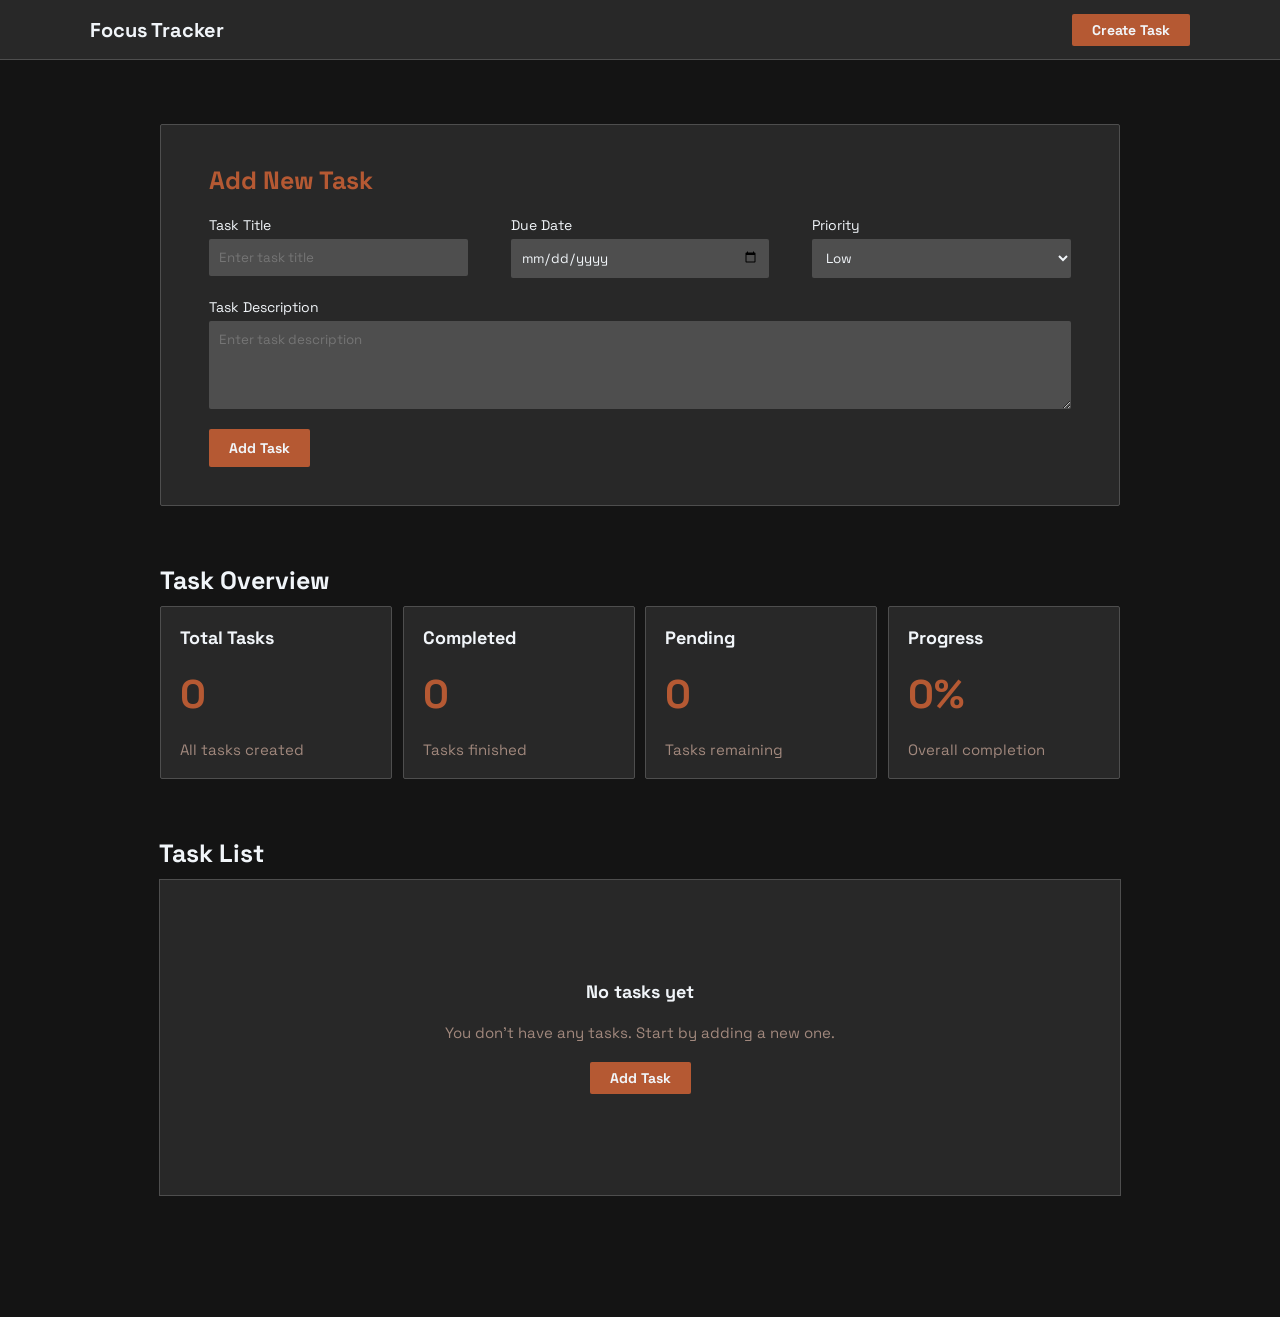
<file: task-1/index.html>
<!doctype html>
<html lang="en">
  <head>
    <meta charset="UTF-8" />
    <meta name="viewport" content="width=device-width, initial-scale=1.0" />
    <link
      href="https://fonts.googleapis.com/css2?family=Space+Grotesk:wght@300..700&display=swap"
      rel="stylesheet"
    />
    <link rel="stylesheet" href="styles.css" />
    <link rel="stylesheet" href="../global.css" />
    <title>Task 1 - To Do List</title>
  </head>
  <body>
    <!-- Todo List header with title and create button-->
    <header class="header-container">
      <!-- header with title-->
      <div class="header-head">
        <h2>Focus Tracker</h2>
      </div>

      <!-- header with create button-->
      <div class="header-button">
        <a href="#add-task">Create Task</a>
      </div>
    </header>

    <!-- Main content with form to add new task and cards for showing values-->
    <main class="main-container" id="add-task">
      <!-- form to add new task -->
      <section class="form-container">
        <form id="task-form" class="task-form">
          <div class="sub-task-form">
            <h2>Add New Task</h2>
          </div>
          <div class="sub-task-form">
            <!-- task title field -->
            <div class="label-input-form">
              <label for="task-title">Task Title</label>
              <input
                type="text"
                id="task-title"
                name="title"
                placeholder="Enter task title"
                required
              />
            </div>

            <!-- task due date field -->
            <div class="label-input-form">
              <label for="task-due">Due Date</label>
              <input type="date" id="task-due" name="dueDate" required />
            </div>

            <!-- task priority field -->
            <div class="label-input-form">
              <label for="task-priority">Priority</label>
              <select id="task-priority" name="priority" required>
                <option value="low">Low</option>
                <option value="medium">Medium</option>
                <option value="high">High</option>
              </select>
            </div>
          </div>

          <!-- task description field -->
          <div class="sub-task-form">
            <div class="label-input-form">
              <label for="task-desc">Task Description</label>
              <textarea
                id="task-desc"
                name="description"
                rows="4"
                placeholder="Enter task description"
                required
              ></textarea>
            </div>
          </div>

          <!-- submit button -->
          <div class="sub-task-form">
            <button type="submit" class="form-button">Add Task</button>
          </div>
        </form>
      </section>

      <!-- cards for showing values-->
      <section class="card-main-container">
        <div class="card-main-header">
          <h2>Task Overview</h2>
        </div>
        <!-- cards will be added here dynamically -->
        <div class="card-container">
          <!-- card for total tasks -->
          <div class="card">
            <div class="card-header">
              <p>Total Tasks</p>
            </div>
            <div class="card-body">
              <h2 id="card-total-task-value">0</h2>
            </div>
            <div class="card-description">
              <p>All tasks created</p>
            </div>
          </div>

          <!-- card for completed tasks -->
          <div class="card">
            <div class="card-header">
              <p>Completed</p>
            </div>
            <div class="card-body">
              <h2 id="card-completed-value">0</h2>
            </div>
            <div class="card-description">
              <p>Tasks finished</p>
            </div>
          </div>

          <!-- card for pending tasks -->
          <div class="card">
            <div class="card-header">
              <p>Pending</p>
            </div>
            <div class="card-body">
              <h2 id="card-pending-value">0</h2>
            </div>
            <div class="card-description">
              <p>Tasks remaining</p>
            </div>
          </div>

          <!-- card for progress -->
          <div class="card">
            <div class="card-header">
              <p>Progress</p>
            </div>
            <div class="card-body">
              <h2 id="card-progress-value">0%</h2>
            </div>
            <div class="card-description">
              <p>Overall completion</p>
            </div>
          </div>
        </div>
      </section>

      <!-- section for task list -->
      <section class="task-main-container">
        <div class="card-main-header">
          <h2>Task List</h2>
        </div>
        <!-- task list will be added here dynamically -->
        <div class="task-list">
          <!-- individual task items will be added here -->
        </div>
        <div class="empty-task-list" id="empty-task-list">
          <h2>No tasks yet</h2>
          <p>You don’t have any tasks. Start by adding a new one.</p>
          <a href="#add-task">Add Task</a>
        </div>
      </section>

      <!-- popup for task added successfully -->
      <section id="add-task-success" class="popup-at-container">
        <!-- popup header content -->
        <a href="#" class="modal-overlay"></a>
        <div class="at-popup">
          <div class="at-sub-popup-header">
            <h2>Task added !</h2>
            <a href="#">x</a>
          </div>

          <!-- Popup body content -->
          <div class="at-sub-popup">
            <p>Your task has been added to the list.</p>

            <div class="at-popup-buttons">
              <a href="#" class="task-delete-button">Close</a>
              <a href="#" class="task-complete-button">Done</a>
            </div>
          </div>
        </div>
      </section>

      <!-- popup for task deletion -->
      <section id="delete-task-confirm" class="popup-at-container">
        <!-- popup header content -->
        <a href="#" class="modal-overlay"></a>
        <div class="at-popup">
          <div class="at-sub-popup-header">
            <h2>Are you sure ?</h2>
            <a href="#">x</a>
          </div>

          <!-- Popup body content -->
          <div class="at-sub-popup">
            <p>
              This task will be permanently deleted. This action cannot be
              undone.
            </p>

            <div class="at-popup-buttons">
              <a href="#" class="task-delete-button">Close</a>
              <a href="#" class="task-complete-button">Confirm</a>
            </div>
          </div>
        </div>
      </section>

      <!-- popup for task full View -->
      <section id="detail-task-Popup" class="popup-at-container">
        <!-- popup header content -->
        <a href="#" class="modal-overlay"></a>
        <div class="detail-popup">
          <div class="detail-sub-popup-header">
            <h2>Title</h2>
            <a href="#">x</a>
          </div>

          <!-- Popup body content -->
          <div class="detail-sub-popup">
            <p>
              This task will be permanently deleted. This action cannot be
              undone.
            </p>

            <div class="detail-item-footer">
              <span>On : 30-03-2026</span>
              <span>High</span>
              <span>Due : 23-03-2026</span>
            </div>

            <div class="detail-popup-buttons">
              <a href="#" class="task-delete-button">Close</a>
              <button class="task-complete-button">Delete</button>
            </div>
          </div>
        </div>
      </section>
    </main>

    <script src="./script.js"></script>
  </body>
</html>
</file>
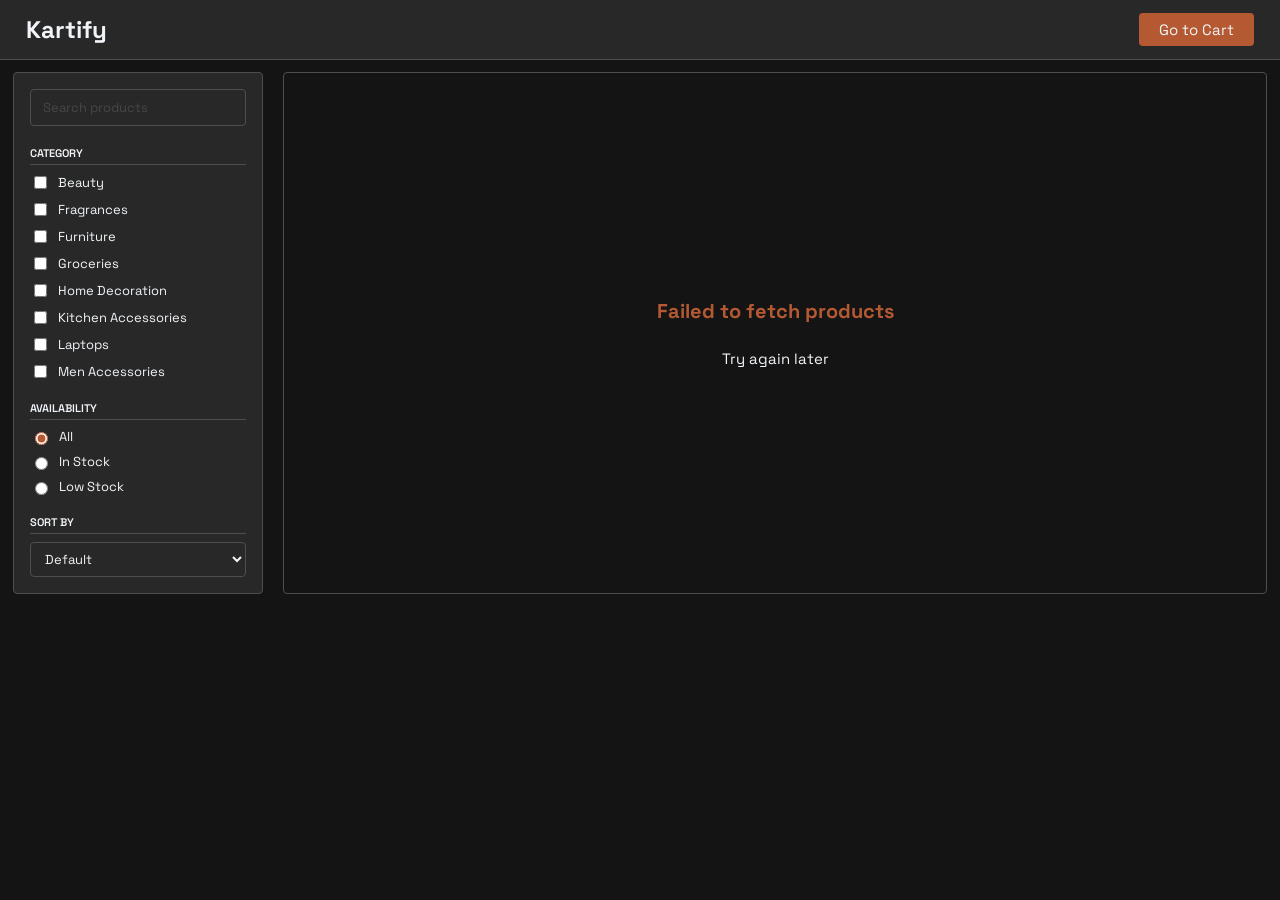
<file: task-10/index.html>
<!doctype html>
<html lang="en">
  <head>
    <meta charset="UTF-8" />
    <meta name="viewport" content="width=device-width, initial-scale=1.0" />
    <link
      href="https://fonts.googleapis.com/css2?family=Space+Grotesk:wght@300..700&display=swap"
      rel="stylesheet"
    />
    <link
      rel="stylesheet"
      href="https://cdnjs.cloudflare.com/ajax/libs/font-awesome/4.7.0/css/font-awesome.min.css"
    />
    <link rel="stylesheet" href="styles.css" />
    <link rel="stylesheet" href="../global.css" />
    <title>Task 10 - E-commerce App</title>
  </head>
  <body>
    <header class="header-container">
      <div class="header-heading">
        <h2>Kartify</h2>
      </div>
      <div class="header-nav">
        <a href="./cart/">Go to Cart</a>
      </div>
    </header>
    <!--Main container -->
    <main class="main-container">
      <!-- Filter container-->
      <section class="filter-container">
        <!-- Search filter -->
        <div class="search-box">
          <input type="text" id="searchInput" placeholder="Search products" />
        </div>

        <!-- Category filter-->
        <div class="filter-group" id="radio">
          <h4>Category</h4>
          <label
            ><input type="checkbox" name="cat" value="beauty" /> Beauty</label
          >
          <label
            ><input type="checkbox" name="cat" value="fragrances" />
            Fragrances</label
          >
          <label
            ><input type="checkbox" name="cat" value="furniture" />
            Furniture</label
          >
          <label
            ><input type="checkbox" name="cat" value="groceries" />
            Groceries</label
          >
          <label
            ><input type="checkbox" name="cat" value="home-decoration" /> Home
            Decoration</label
          >
          <label
            ><input type="checkbox" name="cat" value="kitchen-accessories" />
            Kitchen Accessories</label
          >
          <label
            ><input type="checkbox" name="cat" value="laptops" /> Laptops</label
          >
          <label
            ><input type="checkbox" name="cat" value="mens" /> Men
            Accessories</label
          >
        </div>

        <!-- Availability filter -->
        <div class="filter-group">
          <h4>Availability</h4>
          <label
            ><input type="radio" name="stock" value="all" checked /> All</label
          >
          <label
            ><input type="radio" name="stock" value="In Stock" /> In
            Stock</label
          >
          <label
            ><input type="radio" name="stock" value="Low Stock" /> Low
            Stock</label
          >
        </div>

        <!-- Sort filter -->
        <div class="filter-group">
          <h4>Sort By</h4>
          <select id="sortSelect">
            <option value="">Default</option>
            <option value="price-asc">Price: Low to High</option>
            <option value="price-desc">Price: High to Low</option>
            <option value="rating">Top Rated</option>
          </select>
        </div>
      </section>

      <!-- Card container for showing products -->
      <section class="card-container">
        <!-- cards are showed here -->
      </section>

      <!-- container to show loading and errors -->
      <section class="card-container loading-content"></section>
    </main>
    <script src="script.js"></script>
  </body>
</html>
</file>
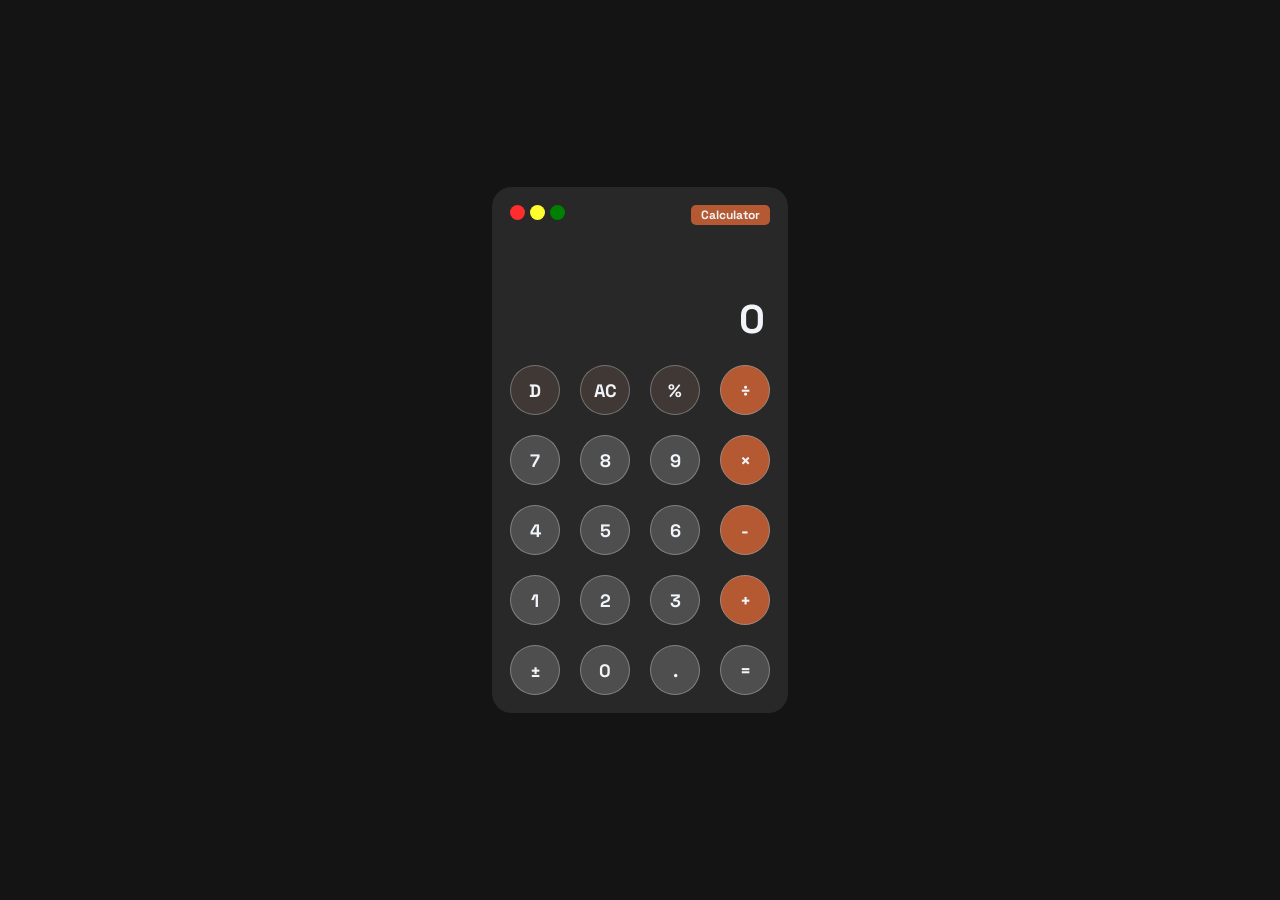
<file: task-2/index.html>
<!doctype html>
<html lang="en">
  <head>
    <meta charset="UTF-8" />
    <meta name="viewport" content="width=device-width, initial-scale=1.0" />
    <link
      href="https://fonts.googleapis.com/css2?family=Space+Grotesk:wght@300..700&display=swap"
      rel="stylesheet"
    />
    <link rel="stylesheet" href="styles.css" />
    <link rel="stylesheet" href="../global.css" />
    <title>Task 2 - Calculator</title>
  </head>
  <body>
    <!-- Main container for the calculator -->
    <main class="main-container">
      <div class="sub-container">
        <!-- Container to show three dots -->
        <div class="dot">
          <div class="dot-container">
            <div id="red-dot"></div>
            <div id="yellow-dot"></div>
            <div id="green-dot"></div>
          </div>
          <div class="dot-container-1">
            <p>Calculator</p>
          </div>
        </div>

        <!-- Container to show typed values and answer -->
        <div class="display">
          <div class="input-display" id="inputfield">0
          </div>
          <div class="output-display"></div>
        </div>

        <!-- Container to show the buttons for entering values-->
        <div class="button-container">
          <div class="buttons">
            <button class="btn top-btn" data-value="DEL">D</button>
            <button class="btn top-btn" data-value="AC">AC</button>
            <button class="btn top-btn" data-value="%">%</button>
            <button class="btn operator" data-value="÷">÷</button>

            <button class="btn" data-value="7">7</button>
            <button class="btn" data-value="8">8</button>
            <button class="btn" data-value="9">9</button>
            <button class="btn operator" data-value="×">×</button>

            <button class="btn" data-value="4">4</button>
            <button class="btn" data-value="5">5</button>
            <button class="btn" data-value="6">6</button>
            <button class="btn operator" data-value="-">-</button>

            <button class="btn" data-value="1">1</button>
            <button class="btn" data-value="2">2</button>
            <button class="btn" data-value="3">3</button>
            <button class="btn operator" data-value="+">+</button>

            <button class="btn" data-value="N">±</button>
            <button class="btn" data-value="0">0</button>
            <button class="btn" data-value=".">.</button>
            <button class="btn equals" data-value="=">=</button>
          </div>
        </div>
      </div>
    </main>

    <script src="script.js"></script>
  </body>
</html>
</file>
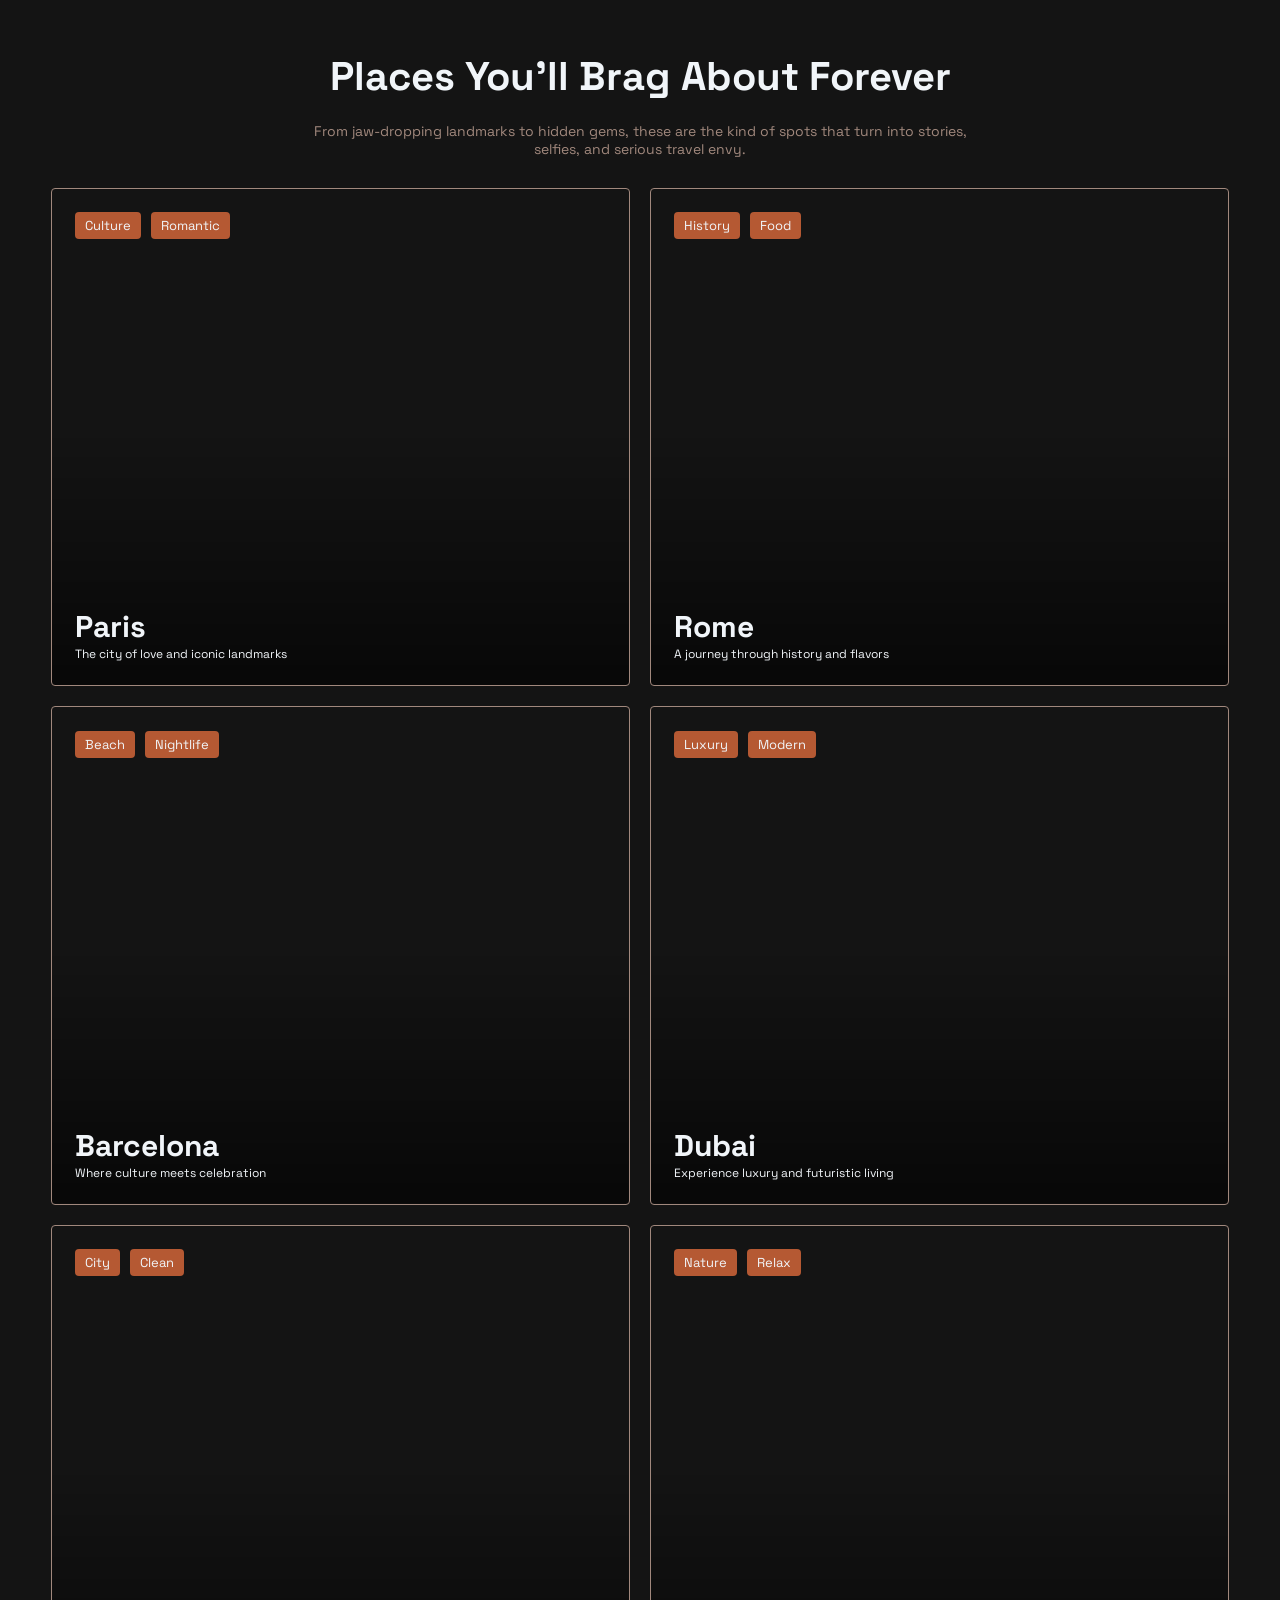
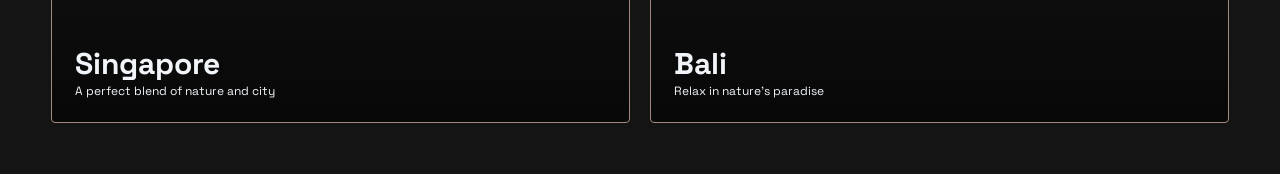
<file: task-3/index.html>
<!doctype html>
<html lang="en">
  <head>
    <meta charset="UTF-8" />
    <meta name="viewport" content="width=device-width, initial-scale=1.0" />
    <link
      href="https://fonts.googleapis.com/css2?family=Space+Grotesk:wght@300..700&display=swap"
      rel="stylesheet"
    />
    <link
      rel="stylesheet"
      href="https://cdnjs.cloudflare.com/ajax/libs/font-awesome/4.7.0/css/font-awesome.min.css"
    />
    <link rel="stylesheet" href="styles.css" />
    <link rel="stylesheet" href="../global.css" />
    <title>Task 3 - Tour Planner</title>
  </head>
  <body>
    <!-- Main section container heading , cards and popup -->
    <main class="main-container">
      <!-- hero section consist of heading and subheading -->
      <section class="hero-main-container">
        <div class="hero-sub-section">
          <h1 class="hero-header">Places You'll Brag About Forever</h1>
          <p class="hero-description">
            From jaw-dropping landmarks to hidden gems, these are the kind of
            spots that turn into stories, selfies, and serious travel envy.
          </p>
        </div>
      </section>

      <!-- card section to load each place details -->
      <section class="card-section"></section>

      <!-- Popup container -->
      <section id="popup-container" class="popup-container">
        <a href="#" class="modal-overlay"></a>
        <div class="popup" id="popup">
          <!-- popup header content -->
          <div class="sub-popup-header"></div>
          <!-- popup Body content -->
          <div class="popup-body" id="popup-body"></div>
          <!-- popup Footer content -->
          <div class="popup-footer">
            <a href="#" class="popup-footer-close">Close</a>
            <a href="#" class="popup-footer-confirm">Confirm</a>
          </div>
        </div>
      </section>
    </main>
    <script src="script.js"></script>
  </body>
</html>
</file>
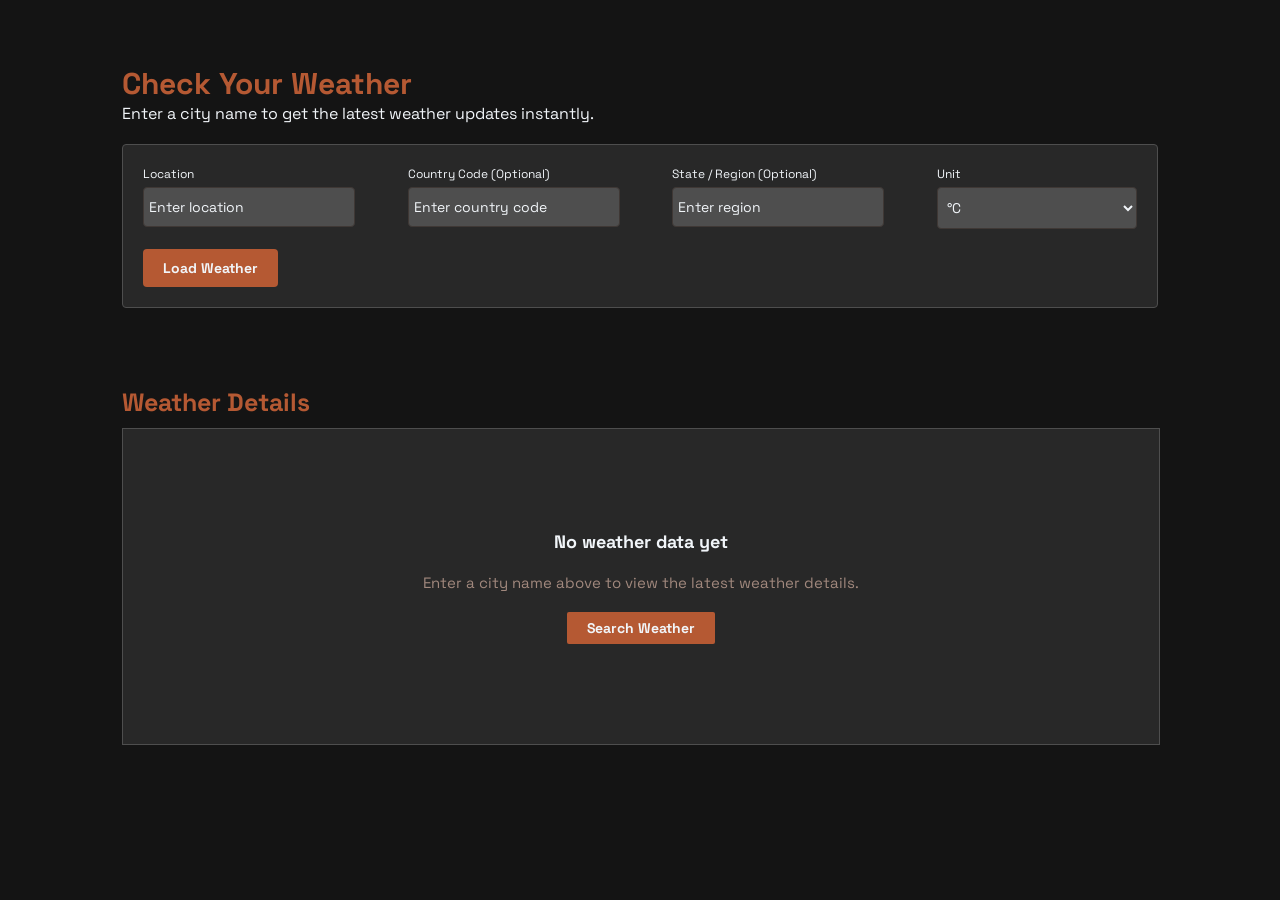
<file: task-4/index.html>
<!doctype html>
<html lang="en">
  <head>
    <meta charset="UTF-8" />
    <meta name="viewport" content="width=device-width, initial-scale=1.0" />
    <link
      href="https://fonts.googleapis.com/css2?family=Space+Grotesk:wght@300..700&display=swap"
      rel="stylesheet"
    />
    <link rel="stylesheet" href="styles.css" />
    <link rel="stylesheet" href="../global.css" />
    <title>Task 4 - Weather App</title>
  </head>
  <body>
    <main class="main-container">
      <!-- Header section -->
      <section class="header-section">
        <h1>Check Your Weather</h1>
        <p>Enter a city name to get the latest weather updates instantly.</p>
      </section>
      <section class="input-section">
        <!-- form for entering location -->
        <form id="weather-app">
          <div class="input-main-container">
            <div class="input-container">
              <label for="input-location">Location</label>
              <input
                type="text"
                id="input-location"
                name="location"
                placeholder="Enter location"
                required
              />
            </div>
            <div class="input-container">
              <label for="input-country-code">Country Code (Optional)</label>
              <input
                type="text"
                id="input-country-code"
                name="Country-code"
                placeholder="Enter country code"
              />
            </div>
            <div class="input-container">
              <label for="input-region">State / Region (Optional)</label>
              <input
                type="text"
                id="input-region"
                name="Region"
                placeholder="Enter region"
              />
            </div>
            <div class="input-container">
              <label for="unit">Unit</label>
              <select id="unit">
                <option value="metric">°C</option>
                <option value="imperial">°F</option>
              </select>
            </div>
          </div>
          <div>
            <button type="submit">Load Weather</button>
          </div>
        </form>
      </section>

      <section class="card-main-container">
        <!-- Card header -->
        <div class="card-main-header">
          <h2>Weather Details</h2>
        </div>
        <!-- cards will be added here dynamically -->
        <div class="card-container" id="weather-card" hidden>
          <!-- card for temperature -->
          <div class="card">
            <div class="card-header">
              <p>Temperature</p>
            </div>
            <div class="card-body">
              <h2 id="card-temperature-value">0</h2>
            </div>
            <div class="card-description">
              <p>Current temperature</p>
            </div>
          </div>

          <!-- card for humidity -->
          <div class="card">
            <div class="card-header">
              <p>Humidity</p>
            </div>
            <div class="card-body">
              <h2 id="card-humidity-value">0</h2>
            </div>
            <div class="card-description">
              <p>Air moisture level</p>
            </div>
          </div>

          <!-- card for condition -->
          <div class="card">
            <div class="card-header">
              <p>Condition</p>
            </div>
            <div class="card-body">
              <h2 id="card-condition-value">0</h2>
            </div>
            <div class="card-description">
              <p>Weather description</p>
            </div>
          </div>

          <!-- card for windspeed -->
          <div class="card">
            <div class="card-header">
              <p>Wind Speed</p>
            </div>
            <div class="card-body">
              <h2 id="card-windspeed-value">0</h2>
            </div>
            <div class="card-description">
              <p>Wind flow speed</p>
            </div>
          </div>
        </div>
        <!-- Empty state when no weather data is available -->
        <div class="empty-task-list" id="empty-task-list">
          <h2>No weather data yet</h2>
          <p>Enter a city name above to view the latest weather details.</p>
          <a href="#add-task">Search Weather</a>
        </div>
      </section>
    </main>
    <script src="script.js"></script>
  </body>
</html>
</file>
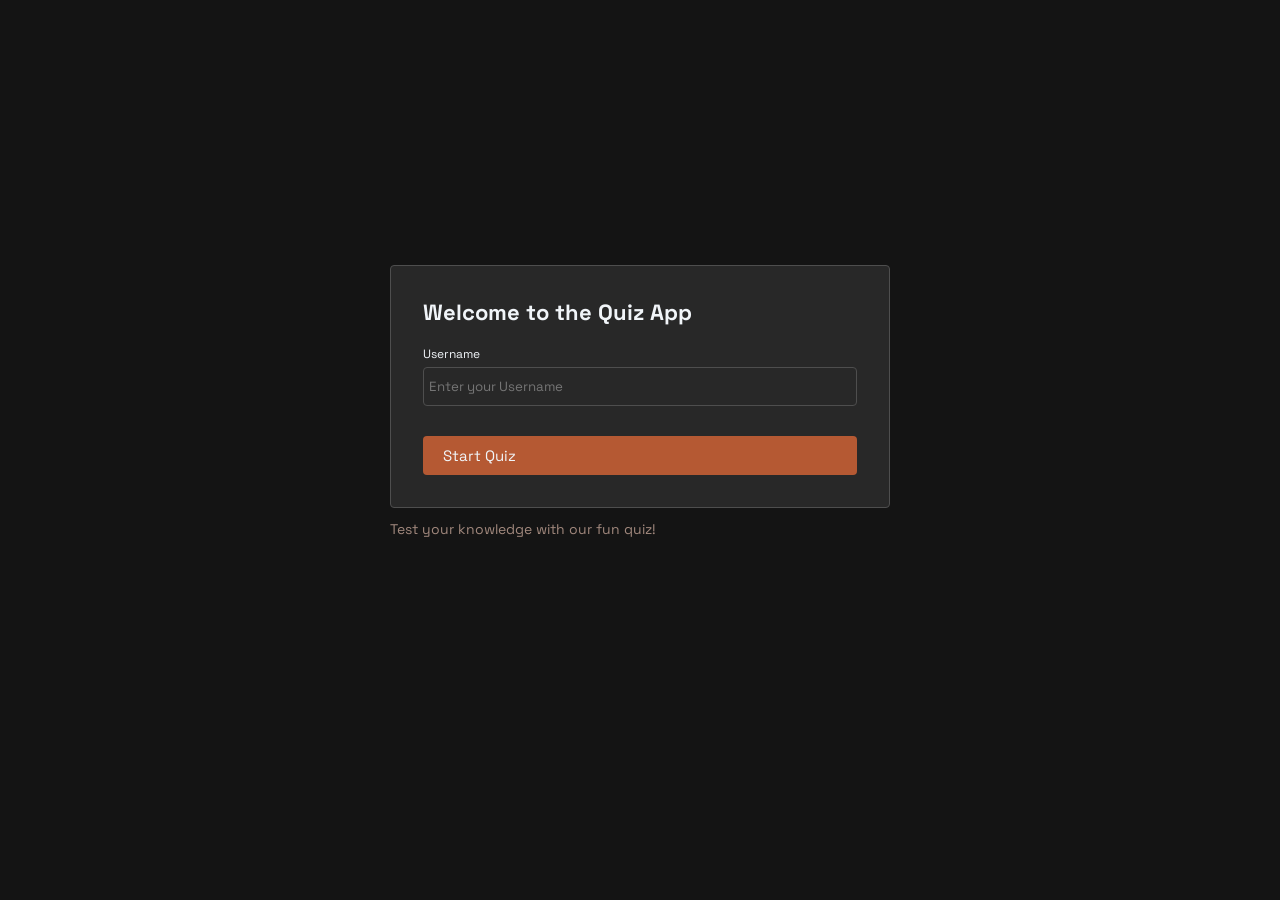
<file: task-5/index.html>
<!doctype html>
<html lang="en">
  <head>
    <meta charset="UTF-8" />
    <meta name="viewport" content="width=device-width, initial-scale=1.0" />
    <link
      href="https://fonts.googleapis.com/css2?family=Space+Grotesk:wght@300..700&display=swap"
      rel="stylesheet"
    />
    <link rel="stylesheet" href="styles.css" />
    <link rel="stylesheet" href="../task-1/styles.css"/>
    <link rel="stylesheet" href="../global.css" />
    <title>Task 5 - Quiz App</title>
  </head>
  <body>
    <main class="main-container">
      <!-- cards for starting quiz and showing questions -->
      <section class="start-card">
        <div class="start-card-body">
          <h1>Welcome to the Quiz App</h1>
          <form>
            <label for="user-name">Username</label>
            <input
              type="text"
              id="user-name"
              name="username"
              placeholder="Enter your Username"
              required
            />
            <button type="button" id="start-button">Start Quiz</button>
          </form>
        </div>
        <div class="start-card-footer">
          <p>Test your knowledge with our fun quiz!</p>
        </div>
      </section>
      <!-- quiz card for showing questions and options -->
      <section class="quiz-card">
        <div class="quiz-card-body">
          <p id="question">What is the capital of France?</p>
          <div class="options-container">
            <button class="option-button" data-answer="Paris">Paris</button>
            <button class="option-button" data-answer="London">London</button>
            <button class="option-button" data-answer="Rome">Rome</button>
            <button class="option-button" data-answer="Berlin">Berlin</button>
          </div>
          <div id="result"></div>
        </div>
      </section>

      <!-- cards for showing values-->
      <section class="result-card">
        <div class="card-main-header">
          <h2>Quiz Performance</h2>
        </div>
        <!-- cards will be added here dynamically -->
        <div class="card-container">
          <!-- card for total tasks -->
          <div class="card">
            <div class="card-header">
              <p>Total Questions</p>
            </div>
            <div class="card-body">
              <h2 id="card-total-ques-value">5</h2>
            </div>
            <div class="card-description">
              <p>Questions attempted</p>
            </div>
          </div>

          <!-- card for completed tasks -->
          <div class="card">
            <div class="card-header">
              <p>Correct</p>
            </div>
            <div class="card-body">
              <h2 id="card-completed-value">3</h2>
            </div>
            <div class="card-description">
              <p>Answers correct</p>
            </div>
          </div>

          <!-- card for pending tasks -->
          <div class="card">
            <div class="card-header">
              <p>Wrong</p>
            </div>
            <div class="card-body">
              <h2 id="card-pending-value">2</h2>
            </div>
            <div class="card-description">
              <p>Answers incorrect</p>
            </div>
          </div>

          <!-- card for progress -->
          <div class="card">
            <div class="card-header">
              <p>Score</p>
            </div>
            <div class="card-body">
              <h2 id="card-progress-value">60%</h2>
            </div>
            <div class="card-description">
              <p>Performance</p>
            </div>
          </div>
        </div>
        <div class="card-main-footer">
          <button type="button" id="reset-button">Reset Quiz</button>
        </div>
      </section>

      <section id="add-task-success" class="popup-at-container">
        <!-- popup header content -->
        <a href="#" class="modal-overlay"></a>
        <div class="at-popup">
          <div class="at-sub-popup-header">
            <h2>User Already Exists</h2>
            <a href="#">x</a>
          </div>

          <!-- Popup body content -->
          <div class="at-sub-popup">
            <p>This username has already attempted the quiz. Please try a different name.</p>

            <div class="at-popup-buttons">
              <a href="#" class="task-delete-button">Close</a>
              <a href="#" class="task-complete-button">Done</a>
            </div>
          </div>
        </div>
      </section>
    </main>
    <script src="script.js"></script>
  </body>
</html>
</file>
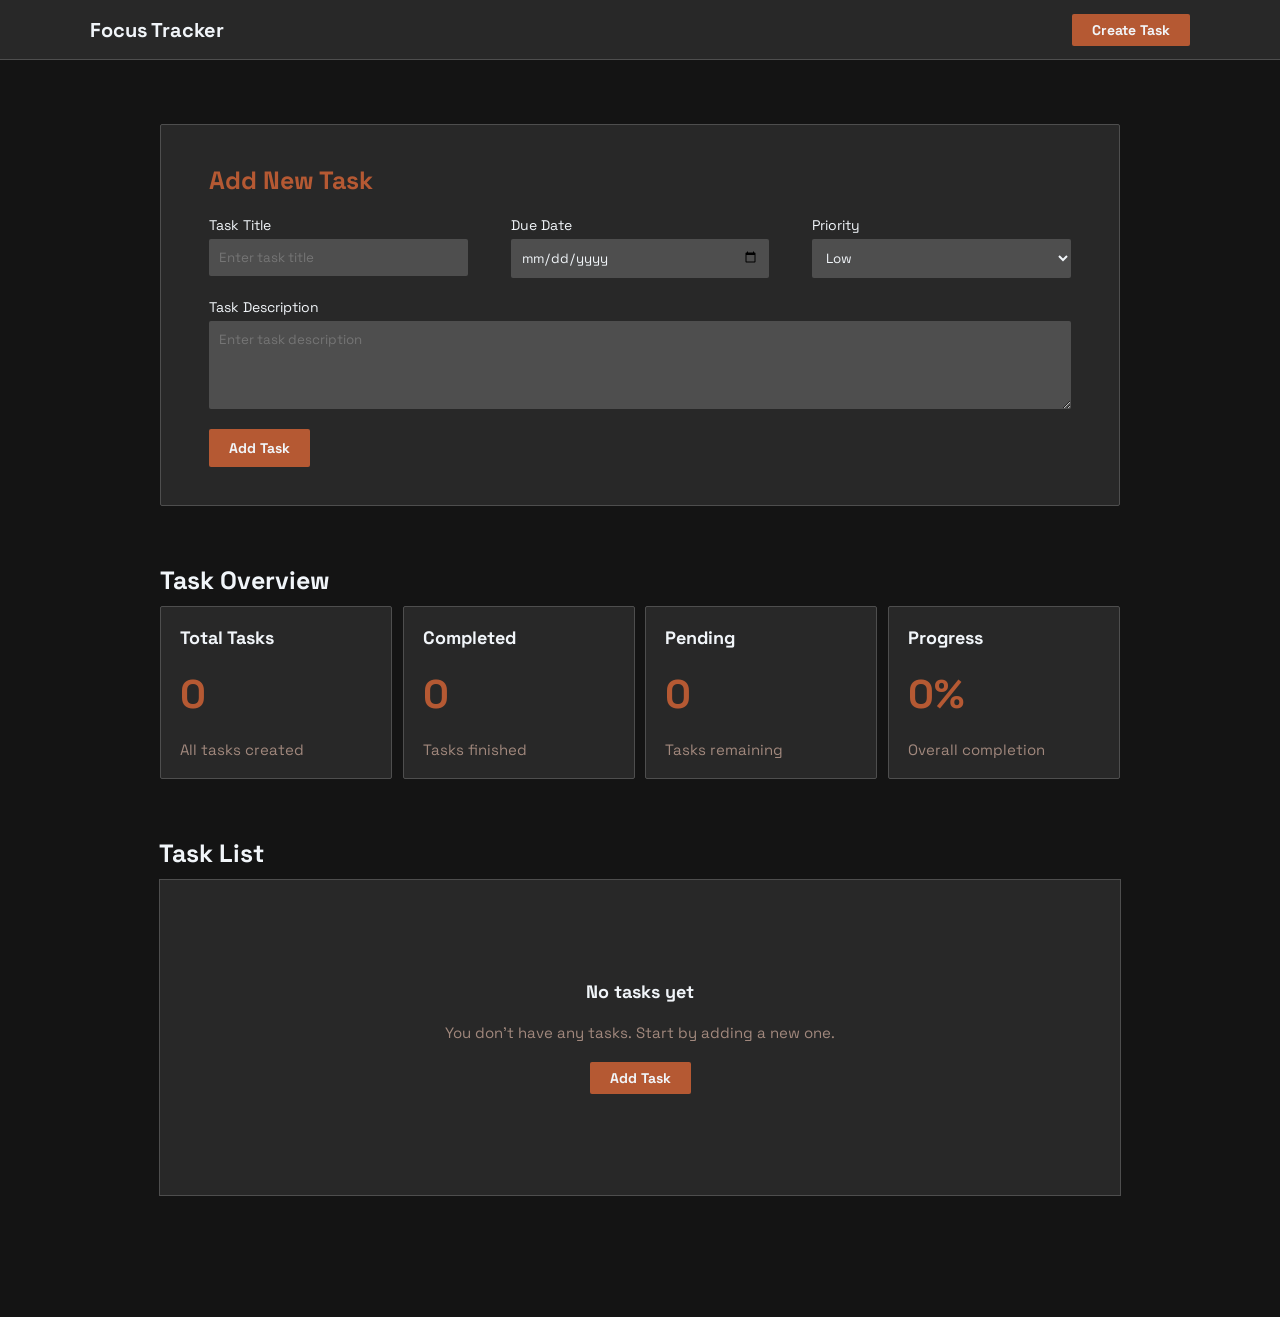
<file: task-6/index.html>
<!doctype html>
<html lang="en">
  <head>
    <meta charset="UTF-8" />
    <meta name="viewport" content="width=device-width, initial-scale=1.0" />
    <link
      href="https://fonts.googleapis.com/css2?family=Space+Grotesk:wght@300..700&display=swap"
      rel="stylesheet"
    />
    <link rel="stylesheet" href="styles.css" />
    <link rel="stylesheet" href="../global.css" />
    <title>Task 6 - Drag and Drop</title>
  </head>
  <body>
    <!-- Todo List header with title and create button-->
    <header class="header-container">
      <!-- header with title-->
      <div class="header-head">
        <h2>Focus Tracker</h2>
      </div>

      <!-- header with create button-->
      <div class="header-button">
        <a href="#add-task">Create Task</a>
      </div>
    </header>

    <!-- Main content with form to add new task and cards for showing values-->
    <main class="main-container" id="add-task">
      <!-- form to add new task -->
      <section class="form-container">
        <form id="task-form" class="task-form">
          <div class="sub-task-form">
            <h2>Add New Task</h2>
          </div>
          <div class="sub-task-form">
            <!-- task title field -->
            <div class="label-input-form">
              <label for="task-title">Task Title</label>
              <input
                type="text"
                id="task-title"
                name="title"
                placeholder="Enter task title"
                required
              />
            </div>

            <!-- task due date field -->
            <div class="label-input-form">
              <label for="task-due">Due Date</label>
              <input type="date" id="task-due" name="dueDate" required />
            </div>

            <!-- task priority field -->
            <div class="label-input-form">
              <label for="task-priority">Priority</label>
              <select id="task-priority" name="priority" required>
                <option value="low">Low</option>
                <option value="medium">Medium</option>
                <option value="high">High</option>
              </select>
            </div>
          </div>

          <!-- task description field -->
          <div class="sub-task-form">
            <div class="label-input-form">
              <label for="task-desc">Task Description</label>
              <textarea
                id="task-desc"
                name="description"
                rows="4"
                placeholder="Enter task description"
                required
              ></textarea>
            </div>
          </div>

          <!-- submit button -->
          <div class="sub-task-form">
            <button type="submit" class="form-button">Add Task</button>
          </div>
        </form>
      </section>

      <!-- cards for showing values-->
      <section class="card-main-container">
        <div class="card-main-header">
          <h2>Task Overview</h2>
        </div>
        <!-- cards will be added here dynamically -->
        <div class="card-container">
          <!-- card for total tasks -->
          <div class="card">
            <div class="card-header">
              <p>Total Tasks</p>
            </div>
            <div class="card-body">
              <h2 id="card-total-task-value">0</h2>
            </div>
            <div class="card-description">
              <p>All tasks created</p>
            </div>
          </div>

          <!-- card for completed tasks -->
          <div class="card">
            <div class="card-header">
              <p>Completed</p>
            </div>
            <div class="card-body">
              <h2 id="card-completed-value">0</h2>
            </div>
            <div class="card-description">
              <p>Tasks finished</p>
            </div>
          </div>

          <!-- card for pending tasks -->
          <div class="card">
            <div class="card-header">
              <p>Pending</p>
            </div>
            <div class="card-body">
              <h2 id="card-pending-value">0</h2>
            </div>
            <div class="card-description">
              <p>Tasks remaining</p>
            </div>
          </div>

          <!-- card for progress -->
          <div class="card">
            <div class="card-header">
              <p>Progress</p>
            </div>
            <div class="card-body">
              <h2 id="card-progress-value">0%</h2>
            </div>
            <div class="card-description">
              <p>Overall completion</p>
            </div>
          </div>
        </div>
      </section>

      <!-- section for task list -->
      <section class="task-main-container">
        <div class="card-main-header">
          <h2>Task List</h2>
        </div>
        <!-- task list will be added here dynamically -->
        <div class="task-list">
          <!-- individual task items will be added here -->
        </div>
        <div class="empty-task-list" id="empty-task-list">
          <h2>No tasks yet</h2>
          <p>You don’t have any tasks. Start by adding a new one.</p>
          <a href="#add-task">Add Task</a>
        </div>
      </section>

      <!-- popup for task added successfully -->
      <section id="add-task-success" class="popup-at-container">
        <!-- popup header content -->
        <a href="#" class="modal-overlay"></a>
        <div class="at-popup">
          <div class="at-sub-popup-header">
            <h2>Task added !</h2>
            <a href="#">x</a>
          </div>

          <!-- Popup body content -->
          <div class="at-sub-popup">
            <p>Your task has been added to the list.</p>

            <div class="at-popup-buttons">
              <a href="#" class="task-delete-button">Close</a>
              <a href="#" class="task-complete-button">Done</a>
            </div>
          </div>
        </div>
      </section>

      <!-- popup for task deletion -->
      <section id="delete-task-confirm" class="popup-at-container">
        <!-- popup header content -->
        <a href="#" class="modal-overlay"></a>
        <div class="at-popup">
          <div class="at-sub-popup-header">
            <h2>Are you sure ?</h2>
            <a href="#">x</a>
          </div>

          <!-- Popup body content -->
          <div class="at-sub-popup">
            <p>
              This task will be permanently deleted. This action cannot be
              undone.
            </p>

            <div class="at-popup-buttons">
              <a href="#" class="task-delete-button">Close</a>
              <a href="#" class="task-complete-button">Confirm</a>
            </div>
          </div>
        </div>
      </section>

      <!-- popup for task full View -->
      <section id="detail-task-Popup" class="popup-at-container">
        <!-- popup header content -->
        <a href="#" class="modal-overlay"></a>
        <div class="detail-popup">
          <div class="detail-sub-popup-header">
            <h2>Title</h2>
            <a href="#">x</a>
          </div>

          <!-- Popup body content -->
          <div class="detail-sub-popup">
            <p>
              This task will be permanently deleted. This action cannot be
              undone.
            </p>

            <div class="detail-item-footer">
              <span>On : 30-03-2026</span>
              <span>High</span>
              <span>Due : 23-03-2026</span>
            </div>

            <div class="detail-popup-buttons">
              <a href="#" class="task-delete-button">Close</a>
              <button class="task-complete-button">Delete</button>
            </div>
          </div>
        </div>
      </section>
    </main>

    <script src="./script.js"></script>
  </body>
</html>
</file>
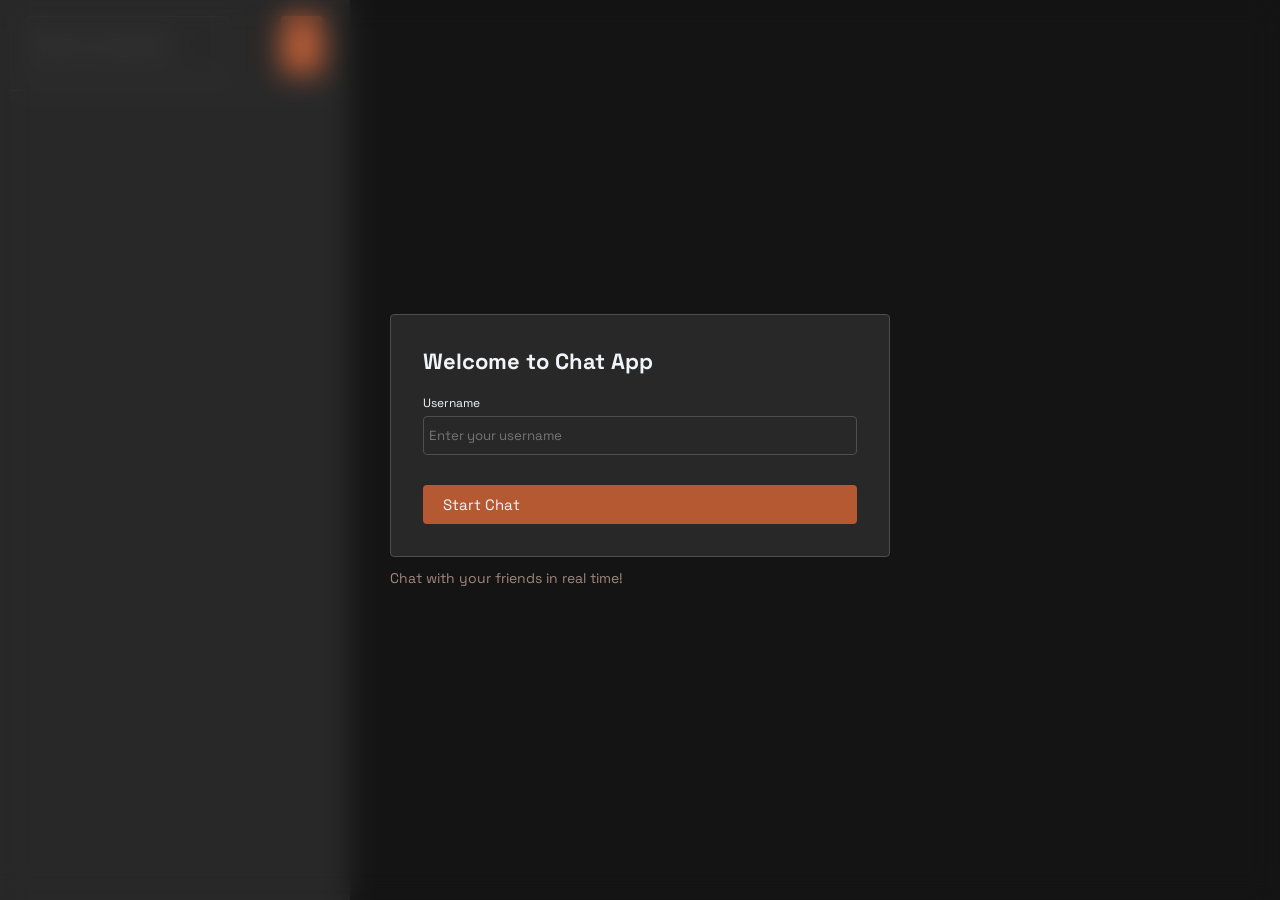
<file: task-7/index.html>
<!doctype html>
<html lang="en">
  <head>
    <meta charset="UTF-8" />
    <meta name="viewport" content="width=device-width, initial-scale=1.0" />
    <link
      href="https://fonts.googleapis.com/css2?family=Space+Grotesk:wght@300..700&display=swap"
      rel="stylesheet"
    />
    <link
      rel="stylesheet"
      href="https://cdnjs.cloudflare.com/ajax/libs/font-awesome/4.7.0/css/font-awesome.min.css"
    />
    <link rel="stylesheet" href="styles.css" />
    <link rel="stylesheet" href="../global.css" />
    <title>Task-7 Chat App</title>
  </head>
  <body>
    <aside class="sidebar-container" id="sidebar-container">
      <div class="sidebar-header">
        <input type="text" placeholder="Search conversation" />
        <button type="click">+</button>
      </div>

      <div class="sidebar-body"></div>
    </aside>
    <main class="main-container">
      <section class="start-card" id="start-card">
        <div class="start-card-body">
          <h1>Welcome to Chat App</h1>
          <form>
            <label for="user-name">Username</label>
            <input
              type="text"
              id="user-name"
              name="username"
              placeholder="Enter your username"
              required
            />
            <button type="submit" id="start-button">Start Chat</button>
          </form>
        </div>
        <div class="start-card-footer">
          <p>Chat with your friends in real time!</p>
        </div>
      </section>
      <section class="main-header" id="main-section">
        <div class="header-left">
          <div class="header-image"><p id="badge">D</p></div>
          <div class="header-container">
            <h2>Divya</h2>
            <p class="message">Online</p>
          </div>
        </div>
        <div class="header-actions">
          <button class="icon-btn">
            <i class="fa fa-phone"></i>
          </button>
          <button class="icon-btn">
            <i class="fa fa-video-camera"></i>
          </button>
        </div>
      </section>
      <section class="main-body"></section>
      <section class="main-footer">
        <div class="input-container">
          <textarea placeholder="Type a message..."></textarea>
          <button class="send-btn"><i class="fa fa-send-o"></i></button>
        </div>
      </section>
    </main>
    <script src="scripts.js"></script>
  </body>
</html>
</file>
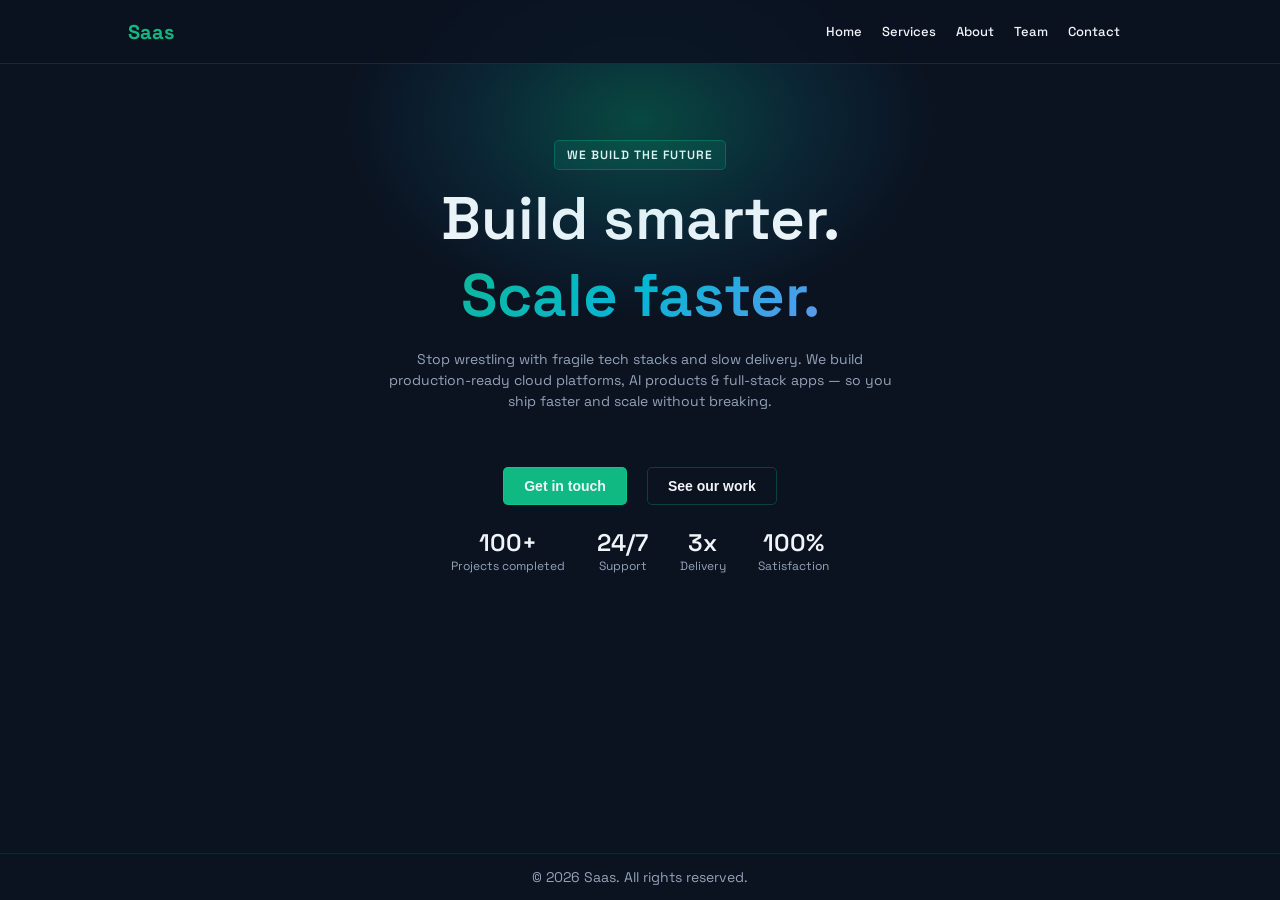
<file: task-8/index.html>
<html>
  <head>
    <title>Task 8 - SPA</title>
    <meta charset="UTF-8" />
    <meta name="viewport" content="width=device-width, initial-scale=1.0" />
    <link rel="stylesheet" href="global.css" />
    <link rel="stylesheet" href="styles.css" />
    <link
      href="https://fonts.googleapis.com/css2?family=Space+Grotesk:wght@300..700&display=swap"
      rel="stylesheet"
    />
  </head>
  <body>
    <!-- Navbar for navigation between sections-->
    <header class="navbar">
      <div class="navbar-containers">
        <h2 class="navbar-name">Saas</h2>
      </div>

      <!-- Hidden checkbox -->
      <input type="checkbox" id="menu-toggle" />

      <!-- Hamburger icon -->
      <label for="menu-toggle" class="menu-icon">☰</label>

      <!-- Navigation links -->
      <nav class="navbar-links">
        <a href="#home">Home</a>
        <a href="#services">Services</a>
        <a href="#about">About</a>
        <a href="#team">Team</a>
        <a href="#contact">Contact</a>
      </nav>
    </header>

    <!-- Main content section includes hero section , About section , Team and contact -->
    <main id="app"></main>

    <!-- Footer section with company copyright information -->
    <footer class="footer">
      <p class="footer-text">© 2026 Saas. All rights reserved.</p>
    </footer>
    <script src="script.js"></script>
  </body>
</html>
</file>
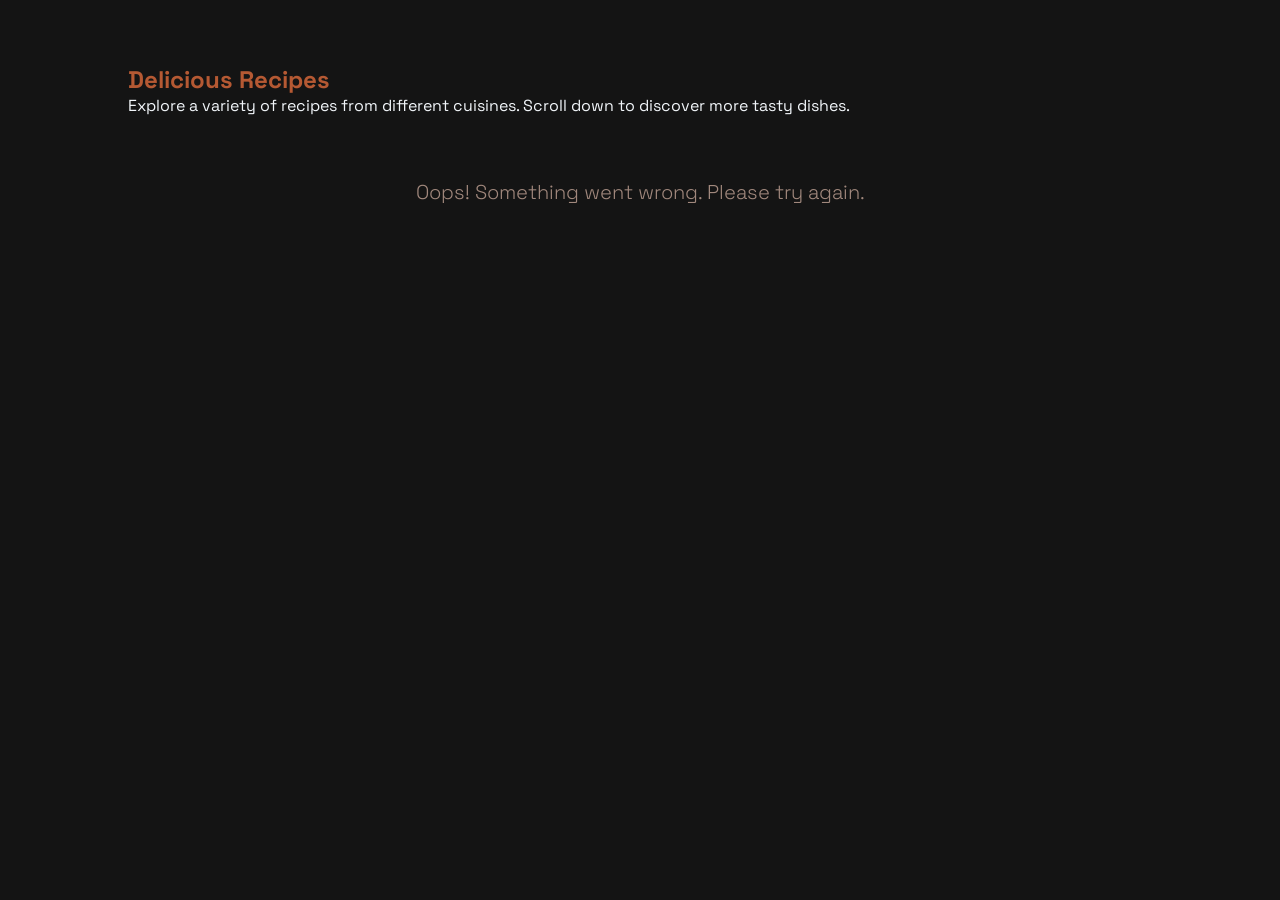
<file: task-9/index.html>
<!doctype html>
<html lang="en">
  <head>
    <meta charset="UTF-8" />
    <meta name="viewport" content="width=device-width, initial-scale=1.0" />
    <link
      href="https://fonts.googleapis.com/css2?family=Space+Grotesk:wght@300..700&display=swap"
      rel="stylesheet"
    />
    <link
      rel="stylesheet"
      href="https://cdnjs.cloudflare.com/ajax/libs/font-awesome/4.7.0/css/font-awesome.min.css"
    />
    <link rel="stylesheet" href="styles.css" />
    <link rel="stylesheet" href="../global.css" />
    <title>Task 9 - Cook app</title>
  </head>
  <body>
    <!-- Main container of the cook app -->
    <main class="main-container">
      <!-- header section with header and description -->
      <section class="header-section">
        <h1>Delicious Recipes</h1>
        <p>
          Explore a variety of recipes from different cuisines. Scroll down to
          discover more tasty dishes.
        </p>
      </section>
      <!-- Main body section with cards to show recipe details -->
      <section class="main-body">
        <!-- Card to show details -->
        <div class="card-container"></div>
      </section>
      <section class="loader">
      </section>
    </main>
    <script src="script.js"></script>
  </body>
</html>
</file>
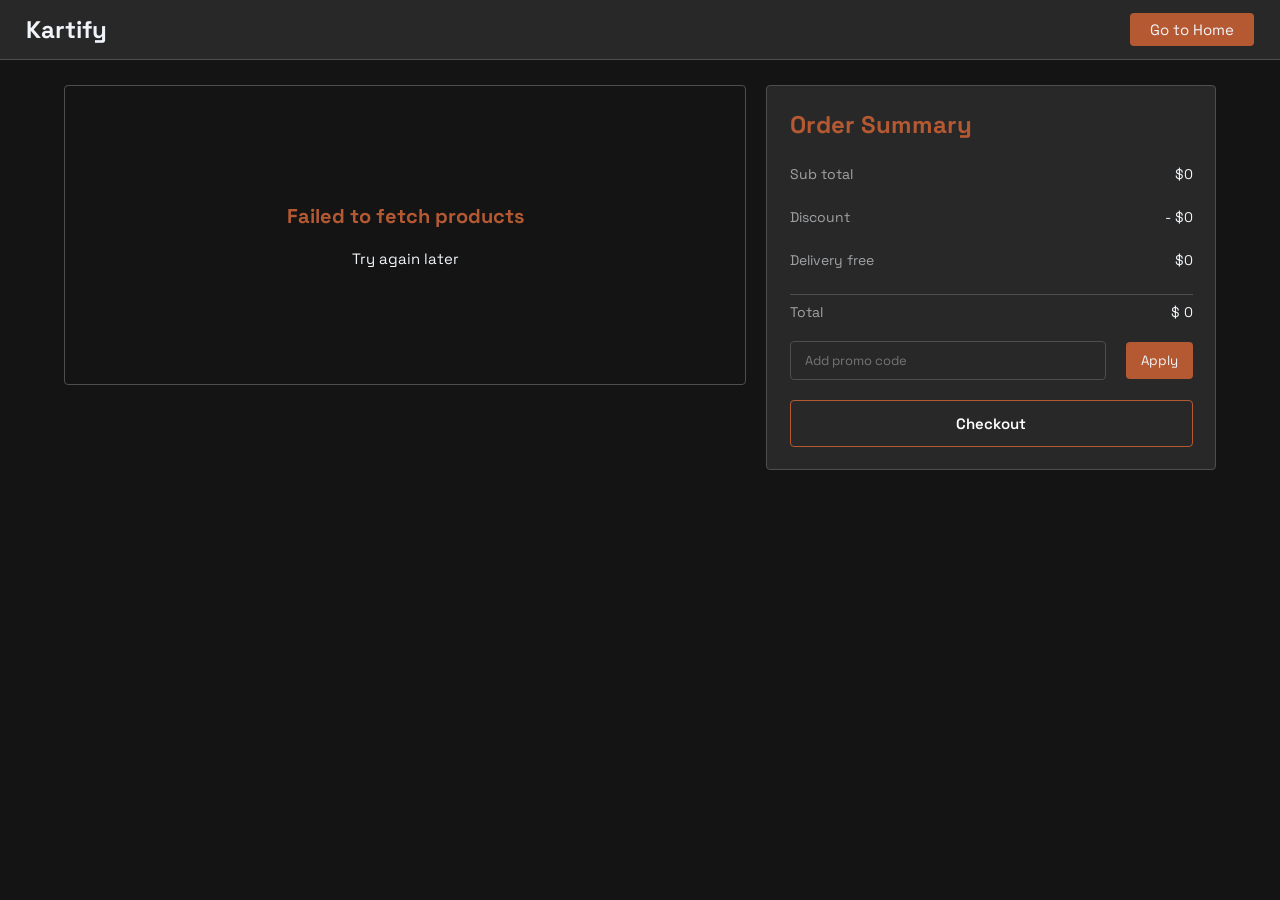
<file: task-10/cart/index.html>
<!doctype html>
<html lang="en">
  <head>
    <meta charset="UTF-8" />
    <meta name="viewport" content="width=device-width, initial-scale=1.0" />
    <link
      href="https://fonts.googleapis.com/css2?family=Space+Grotesk:wght@300..700&display=swap"
      rel="stylesheet"
    />
    <link
      rel="stylesheet"
      href="https://cdnjs.cloudflare.com/ajax/libs/font-awesome/4.7.0/css/font-awesome.min.css"
    />
    <link rel="stylesheet" href="styles.css" />
    <link rel="stylesheet" href="../../global.css" />
    <title>Task 10 - E-commerce App</title>
  </head>
  <body>
    <header class="header-container">
      <div class="header-heading">
        <h2>Kartify</h2>
      </div>
      <div class="header-nav">
        <a href="../index.html">Go to Home</a>
      </div>
    </header>
    <!--Main container -->
    <main class="main-container">
      <!-- Card container for showing cart products -->
      <section class="card-container"></section>

      <!-- Container for showing loading and fetch error -->
      <section class="card-container loading-content"></section>

      <!-- container to total price and order summary -->
      <section class="payment-container">
        <!-- Search filter -->
        <div>
          <h2>Order Summary</h2>
        </div>
        <div class="payment-subcontainer">
          <h3>Sub total</h3>
          <p id="sub-total">$0</p>
        </div>
        <div class="payment-subcontainer">
          <h3>Discount</h3>
          <p id="discount">- $0</p>
        </div>
        <div class="payment-subcontainer">
          <h3>Delivery free</h3>
          <p id="delivery">$0</p>
        </div>
        <div class="checkout-container">
          <div class="payment-subcontainer">
            <h3>Total</h3>
            <p id="total">$ 0</p>
          </div>
          <div class="payment-subcontainer">
            <input type="text" placeholder="Add promo code" id="promo-code" />
            <button type="button" id="apply-button">Apply</button>
          </div>
          <div>
            <button id="checkout-btn">Checkout</button>
          </div>
        </div>
      </section>

      <!-- Popup container for showing success message-->
      <section class="success-container"></section>
      <section id="add-task-success" class="popup-at-container">
        <!-- popup header content -->
        <a href="#" class="modal-overlay"></a>
        <div class="at-popup">
          <div class="at-sub-popup-header">
            <h2>Order Placed Successfully!</h2>
            <a href="#">x</a>
          </div>

          <!-- Popup body content -->
          <div class="at-sub-popup">
            <p>
              Your order has been placed successfully. We are preparing it for
              shipment.
            </p>

            <div class="at-popup-buttons">
              <a href="#" class="task-delete-button">Close</a>
              <a href="#" class="task-complete-button">Done</a>
            </div>
          </div>
        </div>
      </section>
    </main>

    <script src="script.js"></script>
    <script src="https://checkout.razorpay.com/v1/checkout.js"></script>
  </body>
</html>
</file>
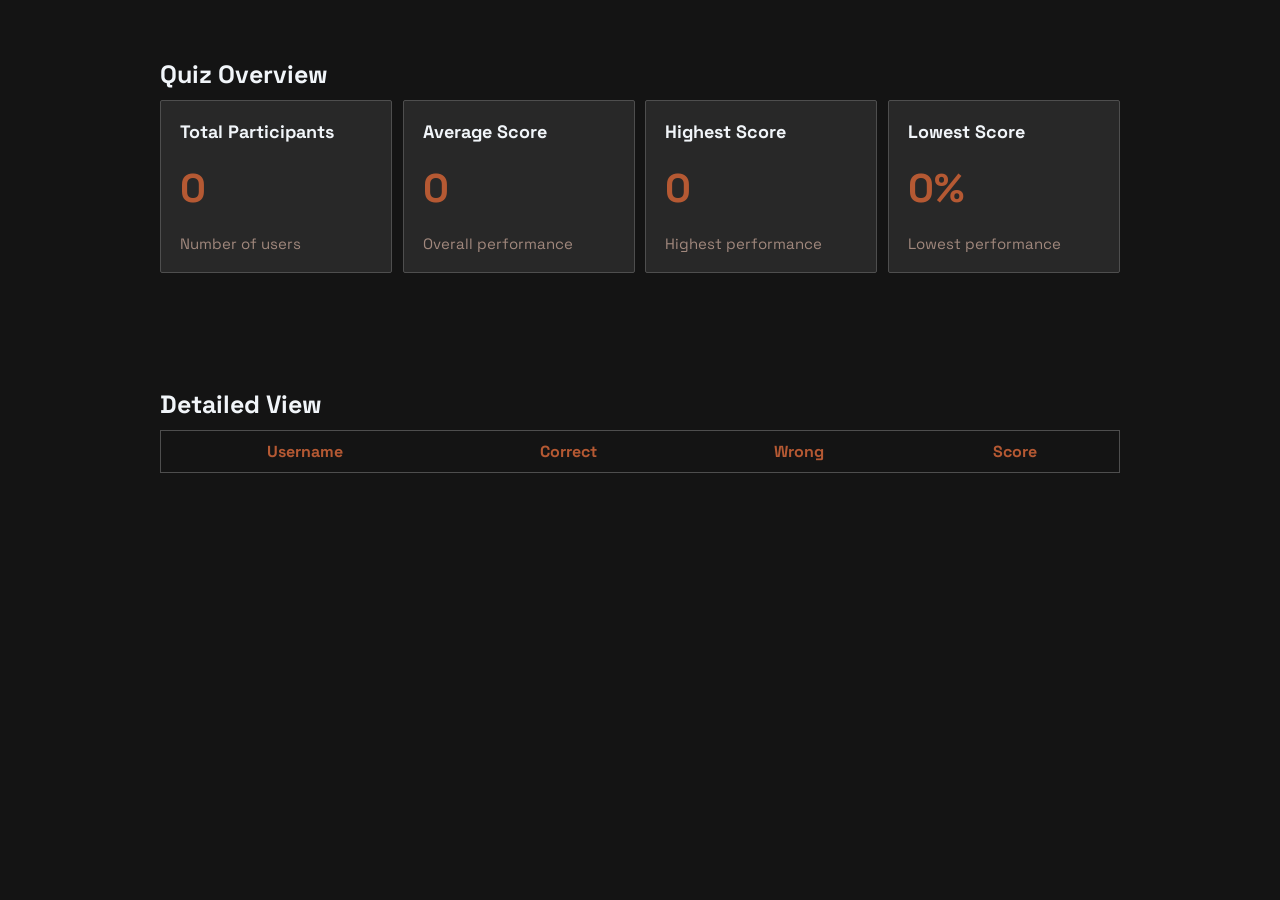
<file: task-5/admin.html>
<!doctype html>
<html lang="en">
  <head>
    <meta charset="UTF-8" />
    <meta name="viewport" content="width=device-width, initial-scale=1.0" />
    <link
      href="https://fonts.googleapis.com/css2?family=Space+Grotesk:wght@300..700&display=swap"
      rel="stylesheet"
    />
    <link rel="stylesheet" href="./admin.css" />
    <link rel="stylesheet" href="../global.css" />
    <title>Task 5 - Quiz App (Admin)</title>
  </head>
  <body>
    <main class="main-container">
      <section class="card-main-container">
        <div class="card-main-header">
          <h2>Quiz Overview</h2>
        </div>
        <!-- cards will be added here dynamically -->
        <div class="card-container">
          <!-- card for total tasks -->
          <div class="card">
            <div class="card-header">
              <p>Total Participants</p>
            </div>
            <div class="card-body">
              <h2 id="card-total-task-value">0</h2>
            </div>
            <div class="card-description">
              <p>Number of users</p>
            </div>
          </div>

          <!-- card for completed tasks -->
          <div class="card">
            <div class="card-header">
              <p>Average Score</p>
            </div>
            <div class="card-body">
              <h2 id="card-completed-value">0</h2>
            </div>
            <div class="card-description">
              <p>Overall performance</p>
            </div>
          </div>

          <!-- card for pending tasks -->
          <div class="card">
            <div class="card-header">
              <p>Highest Score</p>
            </div>
            <div class="card-body">
              <h2 id="card-pending-value">0</h2>
            </div>
            <div class="card-description">
              <p>Highest performance</p>
            </div>
          </div>

          <!-- card for progress -->
          <div class="card">
            <div class="card-header">
              <p>Lowest Score</p>
            </div>
            <div class="card-body">
              <h2 id="card-progress-value">0%</h2>
            </div>
            <div class="card-description">
              <p>Lowest performance</p>
            </div>
          </div>
        </div>
      </section>

      <section class="card-main-container">
        <div class="card-main-header">
          <h2>Detailed View</h2>
        </div>
        <!-- cards will be added here dynamically -->
        <div class="card-container">
          <table>
            <thead>
              <tr>
                <th>Username</th>
                <th>Correct</th>
                <th>Wrong</th>
                <th>Score</th>
              </tr>
            </thead>
            <tbody id="table-body"></tbody>
          </table>
        </div>
      </section>
    </main>
    <script src="admin.js"></script>
  </body>
</html>
</file>
<file: task-1/styles.css>
body {
  display: flex;
  flex-direction: column;
}

/* Header css */

.header-container {
  display: flex;
  justify-content: space-between;
  align-items: center;
  padding: 0 7% 0 7%;
  background-color: var(--bg--color);
  border-bottom: 1px solid var(--bg-secondary-color);
  position: sticky;
  top: 0;
  z-index: 1000;
}

.header-head h2 {
  color: var(--text-color);
  font-size: 20px;
}

/* Header button css */

.header-button a {
  text-decoration: none;
  font-size: 14px;
  font-weight: bold;
  color: var(--text-color);
  background-color: var(--primary-color);
  padding: 7px 20px;
  border-radius: 2px;
}

.header-button a:hover {
  background-color: transparent;
  border: 1px solid var(--primary-color);
}

@media (max-width: 480px) and (max-width: 1024px) {
  .header-head h2 {
    font-size: 18px;
  }

  .header-button a {
    font-size: 12px;
    padding: 5px 15px;
  }

  .header-container {
    padding: 10px 5%;
  }
}

/* Main css */

/* Main container css */

.main-container {
  flex: 1;
  padding: 5% 5%;
  display: flex;
  flex-direction: column;
  align-items: center;
}

.form-container {
  transform: translateX(-30%);
  animation: transformSide 1s ease-out forwards;
}

@keyframes transformSide {
  to {
    transform: translateX(0);
  }
}

/* Form css */

.task-form {
  display: flex;
  width: 75vw;
  height: 100%;
  padding: 4% 5%;
  flex-direction: column;
  border: 1px solid var(--bg-secondary-color);
  background-color: var(--bg--color);
  box-sizing: border-box;
  border-radius: 2px;
  gap: 20px;
}

.task-form:hover {
  border: 1px solid var(--primary-color);
}

.sub-task-form {
  display: flex;
  flex-direction: row;
  gap: 5%;
}

.sub-task-form h2 {
  color: var(--primary-color);
  font-size: 25px;
  font-weight: 700;
  margin: 0;
}

.label-input-form {
  display: flex;
  flex-direction: column;
  flex: 1;
}

/* Form labelcss */
.label-input-form label {
  color: var(--text-color);
  font-size: 14px;
  margin-bottom: 5px;
}

/* Form input css */

.label-input-form input,
.label-input-form textarea,
.label-input-form select {
  padding: 10px;
  border: 1px solid var(--bg-color);
  background-color: var(--bg-secondary-color);
  color: var(--text-color);
  border-radius: 2px;
  font-family: "Space Grotesk", sans-serif;
  outline: none;
}

.label-input-form input::placeholder,
.label-input-form textarea::placeholder {
  font-family: "Space Grotesk", sans-serif;
}

/* Form button css */

.form-button {
  display: inline-block;
  padding: 10px 20px;
  width: fit-content;
  font-size: 14px;
  font-weight: bold;
  font-family: "Space Grotesk", sans-serif;
  background-color: var(--primary-color);
  color: var(--text-color);
  border: none;
  border-radius: 2px;
  cursor: pointer;
}

.form-button:hover {
  background-color: transparent;
  border: 1px solid var(--primary-color);
}

/* Responsive css for form */
@media (max-width: 480px) and (max-width: 1024px) {
  .sub-task-form {
    flex-direction: column;
    gap: 10px;
  }

  .sub-task-form {
    width: 100%;
  }

  .task-form {
    width: 100%;
  }

  .main-container {
    padding: 5% 4%;
  }

  .form-container {
    width: 100%;
  }
}

/* Card css */
.card-main-container {
  padding: 5%;
}

.card-container {
  display: flex;
  justify-content: space-between;
  width: 75vw;
}

.card-main-header h2 {
  color: var(--text-color);
  font-size: 25px;
  font-weight: 700;
  margin: 0;
  margin-bottom: 10px;
}

/* Card content css */

.card {
  transform: translateY(30%);
  animation: transformUp 1s ease forwards;
}

@keyframes transformUp {
  to {
    transform: translateY(0);
  }
}

.card {
  display: flex;
  flex-direction: column;
  border: 1px solid var(--bg-secondary-color);
  background-color: var(--bg--color);
  border-radius: 2px;
  padding: 2%;
  gap: 20px;
  width: 20%;
}

.card-header p {
  color: var(--text-color);
  font-size: 18px;
  font-weight: 700;
  margin: 0;
}

.card-body h2 {
  color: var(--primary-color);
  font-size: 40px;
  margin: 0;
}

.card-description p {
  color: var(--secondary-color);
  font-size: 15px;
  margin: 0;
}

.card:hover {
  border: 1px solid var(--primary-color);
  box-shadow: 0 4px 8px rgba(206, 206, 206, 0.2);
}

/* Responsive css for card container */
@media (max-width: 480px) and (max-width: 1024px) {
  .card-container {
    flex-direction: row;
    flex-wrap: wrap;
    align-items: center;
    width: 100%;
    gap: 20px;
  }

  .card-main-container {
    padding: 10% 0;
  }

  .card {
    width: 100%;
  }
}

/* Task List css */
.task-main-container {
  padding: 5%;
  padding-top: 0;
}

.task-list {
  display: flex;
  flex-direction: row;
  justify-content: space-between;
  flex-wrap: wrap;
  gap: 20px;
  width: 75vw;
}

.task-item {
  display: flex;
  width: clamp(300px, 20vw, 400px);
  flex-direction: column;
  justify-content: space-between;
  padding: 2%;
  border: 1px solid var(--bg-secondary-color);
  background-color: var(--bg--color);
  border-radius: 2px;
  gap: 20px;
  cursor: pointer;
}

.task-item:hover {
  border: 1px solid var(--primary-color);
  box-shadow: 0 4px 8px rgba(206, 206, 206, 0.2);
}

.task-item:hover .task-item-footer span {
  background-color: var(--primary-color);
  color: var(--text-color);
}

.task-item-header {
  display: flex;
  flex-direction: column;
  gap: 10px;
}

.task-item-header h3 {
  color: var(--text-color);
  font-size: 18px;
  margin: 0;
}

.task-item-body p {
  display: -webkit-box;
  -webkit-line-clamp: 3;
  -webkit-box-orient: vertical;
  overflow: hidden;
  color: var(--secondary-color);
  font-size: 15px;
  margin: 0;
}

.task-item-footer span {
  color: var(--text-color);
  font-size: 10px;
  padding: 2px 5px;
  background-color: var(--secondary-color);
  width: fit-content;
  border-radius: 2px;
}

.task-complete-button {
  display: inline-block;
  padding: 10px 10px;
  font-size: 12px;
  font-family: "Space Grotesk", sans-serif;
  background-color: var(--primary-color);
  border: 1px solid var(--primary-color);
  color: var(--text-color);
  border: none;
  border-radius: 2px;
  cursor: pointer;
}

.task-delete-button {
  text-decoration: none;
  display: inline-block;
  padding: 10px 10px;
  font-size: 12px;
  font-weight: 700;
  font-family: "Space Grotesk", sans-serif;
  background-color: transparent;
  color: var(--primary-color);
  border: 1px solid var(--primary-color);
  border-radius: 2px;
  cursor: pointer;
}

.task-complete-button:hover,
.task-delete-button:hover {
  opacity: 0.8;
}

/* Responsive css for task container */
@media (max-width: 1024px) {
  .task-item-header {
    flex-direction: column;
    align-items: flex-start;
    gap: 10px;
  }
  .task-list {
    width: 100%;
  }
  /* Task main container */
  .task-main-container {
    padding: 0;
    width: 100%;
  }
  .task-item {
    width: 100%;
  }
  .empty-task-list {
    width: 100%;
  }
}

/* Css for empty task list */

.empty-task-list[hidden] {
  display: none;
}

.empty-task-list {
  background-color: var(--bg--color);
  width: 75vw;
  height: 35vh;
  border: 1px solid var(--bg-secondary-color);
  display: flex;
  flex-direction: column;
  justify-content: center;
  align-items: center;
  text-align: center;
  gap: 20px;
  transform: translateX(30%);
  animation: transformUp 1s ease forwards;
}

@keyframes transformUp {
  to {
    transform: translateY(0);
  }
}

.empty-task-list:hover {
  border: 1px solid var(--primary-color);
  box-shadow: 0 4px 8px rgba(206, 206, 206, 0.2);
}

.empty-task-list h2 {
  color: var(--text-color);
  font-size: 18px;
  margin: 0;
}

.empty-task-list p {
  color: var(--secondary-color);
  font-size: 15px;
  margin: 0;
}

.empty-task-list a {
  text-decoration: none;
  font-size: 14px;
  font-weight: bold;
  color: var(--text-color);
  background-color: var(--primary-color);
  padding: 7px 20px;
  border-radius: 2px;
}

.empty-task-list a:hover {
  background-color: transparent;
  border: 1px solid var(--primary-color);
}

@media (max-width: 480px) and (max-width: 1024px) {
  .empty-task-list {
    width: 100%;
  }
}

/* Css for showing Popups */

#delete-task-confirm {
  display: none;
  opacity: 0;
}

#delete-task-confirm:target {
  display: flex;
  opacity: 1;
}

#detail-task-Popup {
  display: none;
  opacity: 0;
}

#detail-task-Popup:target {
  display: flex;
  opacity: 1;
}

#add-task-success {
  display: none;
  opacity: 0;
}

#add-task-success:target {
  display: flex;
  opacity: 1;
}

/* Popup css for successfully added task */

.popup-at-container {
  position: fixed;
  top: 0;
  left: 0;
  width: 100%;
  height: 100%;
  background-color: rgba(0, 0, 0, 0.5);
  backdrop-filter: blur(5px);
  display: flex;
  justify-content: center;
  align-items: center;
}

.at-popup {
  position: relative;
  width: clamp(300px, 30vw, 400px);
  background-color: var(--bg--color);
  border: 1px solid var(--bg-secondary-color);
  border-radius: 2px;
  padding: 2%;
  box-sizing: border-box;
}

.at-sub-popup-header {
  display: flex;
  justify-content: space-between;
  align-items: center;
  border: 1px solid var(--bg-secondary-color);
  padding: 2%;
  border-radius: 2px;
}

.at-sub-popup-header h2 {
  font-size: 20px;
  color: var(--text-color);
  margin: 0;
}

.at-sub-popup-header a {
  text-decoration: none;
  font-size: 14px;
  font-weight: bold;
  color: var(--text-color);
  background-color: rgb(255, 44, 44);
  padding: 4px 8px;
}

.at-sub-popup-header a:hover {
  opacity: 0.8;
}

.at-sub-popup {
  display: flex;
  flex-direction: column;
  gap: 50px;
}

.at-sub-popup p {
  color: var(--text-color);
  font-size: 14px;
  margin: 0;
  margin-top: 50px;
}

.at-popup-buttons {
  display: flex;
  flex-direction: row-reverse;
  gap: 10px;
}

.at-popup-buttons a {
  text-decoration: none;
  font-size: 14px;
  font-weight: bold;
}

/* Popup css for successfully Detail task view */

.detail-popup {
  position: relative;
  max-height: 75vh;
  overflow-y: auto;

  width: clamp(300px, 30vw, 400px);
  background-color: var(--bg--color);
  border: 1px solid var(--bg-secondary-color);
  border-radius: 2px;
  padding: 2%;
  box-sizing: border-box;
}

.detail-sub-popup-header {
  display: flex;
  justify-content: space-between;
  align-items: center;
  border: 1px solid var(--bg-secondary-color);
  padding: 2%;
  border-radius: 2px;
}

.detail-sub-popup-header h2 {
  font-size: 20px;
  color: var(--text-color);
  margin: 0;
}

.detail-sub-popup-header a {
  text-decoration: none;
  font-size: 14px;
  font-weight: bold;
  color: var(--text-color);
  background-color: rgb(255, 44, 44);
  padding: 4px 8px;
}

.detail-sub-popup-header a:hover {
  opacity: 0.8;
}

.detail-sub-popup {
  display: flex;
  flex-direction: column;
}

.detail-item-footer span {
  color: var(--text-color);
  font-size: 10px;
  padding: 2px 5px;
  background-color: var(--primary-color);
  width: fit-content;
  border-radius: 2px;
}

.detail-item-footer {
  margin-bottom: 50px;
}

.detail-sub-popup p {
  color: var(--text-color);
  font-size: 14px;
  margin: 0;
  margin-top: 50px;
  margin-bottom: 10px;
}

.detail-popup-buttons {
  display: flex;
  flex-direction: row-reverse;
  gap: 10px;
}

.detail-popup-buttons a {
  text-decoration: none;
  font-size: 14px;
  font-weight: bold;
}

.modal-overlay {
  position: absolute;
  inset: 0;
}
</file>
<file: global.css>
:root {
  --primary-color: #b55933;
  --secondary-color: #a1887d;
  --bg: #141414;
  --bg--color: #282828;
  --bg-secondary-color: #4e4e4e;
  --bg-third-color : #3f3835;
  --text-color: #f1f5f9;
}

body {
  font-family: "Space Grotesk", sans-serif;
  padding: 0;
  margin: 0;
  background-color: var(--bg);
  box-sizing: border-box;
}
</file>
<file: task-10/styles.css>
* {
  box-sizing: border-box;
}

/* header container css */

.header-container {
  width: 100%;
  display: flex;
  justify-content: space-between;
  align-items: center;
  padding: 1% 2%;
  background-color: var(--bg--color);
  border-bottom: 1px solid var(--bg-secondary-color);
}

.header-container h2 {
  margin: 0;
  color: var(--text-color);
  font-size: 700;
}

.header-container a {
  display: inline-block;
  padding: 7px 20px;
  background-color: var(--primary-color);
  text-decoration: none;
  color: var(--text-color);
  border-radius: 4px;
  font-size: 15px;
}

.header-container a:hover {
  background-color: transparent;
  border: 1px solid var(--primary-color);
}

/* Main container css */
.main-container {
  display: grid;
  grid-template-columns: 250px 1fr;
  padding: 1%;
  gap: 20px;
}

/* filter container css */

.filter-container {
  display: flex;
  flex-direction: column;
  gap: 20px;
  padding: 16px;
  border: 1px solid var(--bg-secondary-color);
  background-color: var(--bg--color);
  border-radius: 4px;
  height: fit-content;
  position: sticky;
  top: 16px;
}

.search-box {
  display: flex;
  align-items: center;
  gap: 8px;
  border: 1px solid var(--bg-secondary-color);
  border-radius: 4px;
  padding: 8px 10px;
}

.search-box input {
  background: transparent;
  border: none;
  outline: none;
  width: 100%;
  font-family: "Space Grotesk", sans-serif;
  font-size: 13px;
  color: var(--text-color);
}

.search-box input::placeholder {
  opacity: 0.4;
}

.filter-group {
  display: flex;
  flex-direction: column;
  gap: 8px;
}

.filter-group h4 {
  margin: 0;
  font-size: 11px;
  font-weight: 600;
  text-transform: uppercase;
  color: var(--text-color);
  padding-bottom: 4px;
  border-bottom: 1px solid var(--bg-secondary-color);
}

.filter-group label {
  display: flex;
  align-items: center;
  gap: 8px;
  font-size: 13px;
  color: var(--text-color);
  cursor: pointer;
}

.filter-group input[type="checkbox"],
.filter-group input[type="radio"] {
  accent-color: var(--primary-color);
  cursor: pointer;
}

.filter-group select {
  background: transparent;
  border: 1px solid var(--bg-secondary-color);
  border-radius: 4px;
  padding: 7px 10px;
  font-family: "Space Grotesk", sans-serif;
  font-size: 13px;
  color: var(--text-color);
  outline: none;
  cursor: pointer;
}

/* card container css */
.card-container {
  display: flex;
  flex-flow: wrap row;
  justify-content: start;
  align-items: stretch;
  gap: 25px;
}

.card {
  width: clamp(200px, 25vw, 265px);
  background-color: var(--bg--color);
  border: 1px solid var(--bg-secondary-color);
  border-radius: 4px;
}

.card:hover {
  transform: translateY(-4px);
}

.card-header {
  width: 100%;
  height: 230px;
  background-color: var(--text-color);
  padding: 2%;
}

.tag {
  display: inline-block;
  padding: 5px 10px;
  background-color: var(--primary-color);
  color: var(--text-color);
  border-radius: 2px;
  font-size: 10px;
}

.outstock {
  background-color: var(--secondary-color);
}

.card-body {
  padding: 4%;
  display: flex;
  flex-direction: column;
  gap: 15px;
}

.card-body h2 {
  margin: 0;
  color: var(--text-color);
  font-size: 15px;
  font-weight: 700;
}

.card-body p {
  margin: 0;
  color: var(--text-color);
  font-size: 12px;
  font-weight: 200;
  display: -webkit-box;
  -webkit-line-clamp: 1;
  -webkit-box-orient: vertical;
  overflow: hidden;
}

.product-price {
  display: flex;
  flex-direction: row;
  justify-content: space-between;
  align-items: center;
}

.card-body h3 {
  margin: 0;
  color: var(--text-color);
  font-size: 20px;
  font-weight: 700;
}

.extra-details {
  margin-bottom: 10px;
}

.badge {
  display: inline-block;
  padding: 2px 5px;
  color: var(--text-color);
  border: 1px solid var(--primary-color);
  border-radius: 2px;
  font-size: 10px;
}

.card-price {
  display: flex;
  justify-content: center;
  align-items: center;
  gap: 5px;
}

.discount {
  color: var(--primary-color);
  font-size: 12px;
}

.cart-button button {
  padding: 6px 10px;
  background-color: var(--primary-color);
  border: none;
  color: var(--text-color);
  font-family: "Space Grotesk", sans-serif;
  border-radius: 2px;
}

.cart-button button:hover {
  opacity: 0.7;
}

/* Loading container css */

.loading-content {
  border: 1px solid var(--bg-secondary-color);
  display: flex;
  flex-direction: column;
  justify-content: center;
  align-items: center;
  border-radius: 4px;
}

.loading-content h3 {
  margin: 0;
  font-size: 20px;
  color: var(--primary-color);
}

.loading-content p {
  margin: 0;
  font-size: 15px;
  color: var(--text-color);
}

.empty {
  display: none;
}

.cart-button {
  display: flex;
  justify-content: center;
  align-items: center;
  gap: 10px;
}

.qty-count {
  color: var(--text-color);
  font-weight: 500;
}

/* Responsive css */
@media (max-width: 1024px) {
  .main-container {
    grid-template-columns: 1fr;
    padding: 2%;
  }

  .filter-container {
    position: static;
  }

  .card-container {
    gap: 10px;
  }

  .header-container {
    padding: 5%;
  }

  .loading-content {
    padding: 20% 10%;
  }
}
</file>
<file: task-2/styles.css>
body {
  display: flex;
  justify-content: center;
  align-items: center;
}

/* Main container css with animation */
.main-container {
  height: 100vh;
  padding: 5%;
  box-sizing: border-box;
  display: flex;
  justify-content: center;
  align-items: center;
  transform: translateX(-200px);
  animation: liftSide 1.2s ease forwards;
}

@keyframes liftSide {
  to {
    transform: translateX(0);
  }
}

/* Sub container css */
.sub-container {
  padding: 7%;
  display: flex;
  flex-direction: column;
  justify-content: center;
  align-items: center;
  border-radius: 20px;
  gap: 20px;
  background-color: var(--bg--color);
}

.sub-container:hover{
    border: 1px solid var(--primary-color);
}

/* Dot container */
.dot {
  display: flex;
  flex-direction: row;
  justify-content: start;
  width: 100%;
    box-sizing: border-box;
}

.dot-container {
  display: flex;
  flex-direction: row;
  gap: 5px;
}

.dot-container-1 {
  display: flex;
  justify-content: end;
  flex: 1;
  box-sizing: border-box;
}

.dot-container-1 p {
  margin: 0;
  font-size: 12px;
  padding: 2px 10px;
  font-weight: 700;
  color: var(--text-color);
  background-color: var(--primary-color);
  border-radius: 5px;
}

#red-dot {
  width: 15px;
  height: 15px;
  background-color: rgb(255, 45, 45);
  border-radius: 50%;
}

#yellow-dot {
  width: 15px;
  height: 15px;
  background-color: rgb(255, 255, 45);
  border-radius: 50%;
}

#green-dot {
  width: 15px;
  height: 15px;
  background-color: rgb(0, 128, 0);
  border-radius: 50%;
}

/* Dot hover effect*/
#red-dot:hover,
#yellow-dot:hover,
#green-dot:hover {
  opacity: 0.8;
}

.display {
  width: 250px;
  height: 100px;
  display: flex;
  flex-direction: column;
  justify-content: flex-end;
  overflow: hidden;
}

.input-display {
  color: var(--text-color);
  font-weight: 700;
  text-align: right;
  white-space: nowrap;
  overflow-x: auto;
  font-size: 40px;
  transition: font-size 0.2s ease;
}

.output-display {
  color: var(--text-color);
  font-weight: 500;
  text-align: right;
  white-space: nowrap;
  overflow-x: auto;
  opacity: 0.4;
  font-size: 0px;
  transition: font-size 0.2s ease;
}

.display.result-mode .output-display {
  font-size: 16px;
}

.display.result-mode .input-display {
  font-size: 40px;
}

/* Buttons container css */
.button-container {
  display: flex;
  justify-content: center;
  align-items: center;
}

.buttons {
  display: grid;
  grid-template-rows: repeat(5, 50px);
  grid-template-columns: repeat(4, 50px);
  gap: 20px;
}

/* Button css with animations */
.btn {
  border-radius: 50%;
  background-color: var(--bg-secondary-color);
  display: flex;
  justify-content: center;
  align-items: center;
  text-align: center;
  border: 1px solid #f1f5f950;
  font-size: 18px;
  font-family: "Space Grotesk", sans-serif;
  font-weight: 700;
  color: var(--text-color);

  transform: translateY(100px);
  animation: liftUp 1.2s ease forwards;
}

.btn:hover {
  opacity: 0.8;
}

.top-btn {
  background-color: var(--bg-third-color);
  transform: translateY(-100px);
  animation: liftUp 1.2s ease forwards;
}

@keyframes liftUp {
  to {
    transform: translateY(0);
  }
}

.operator {
  background-color: var(--primary-color);
  border: 1px solid #a1887d;
  transform: translateX(100px);
  animation: liftSide 1.2s ease forwards;
}
</file>
<file: task-3/styles.css>
/* main container css*/
.main-container {
  display: flex;
  flex-direction: column;
  justify-content: center;
  align-items: center;
  padding: 4%;
  gap: 30px;
}

/* hero section css */
.hero-sub-section {
  display: flex;
  flex-direction: column;
  justify-content: center;
  align-items: center;
  padding: 0 10%;
  gap: 20px;
}

.hero-header {
  text-align: center;
  font-size: 40px;
  color: var(--text-color);
  font-weight: 700;
  margin: 0;
}

.hero-description {
  text-align: center;
  margin: 0;
  color: var(--secondary-color);
  font-size: 14px;
}

@media (max-width: 1024px) {
  .hero-sub-section {
    padding: 5% 0;
  }

  .hero-header {
    font-size: 30px;
  }
}

/* card section css */
.card-section {
  display: grid;
  grid-template-columns: repeat(auto-fit, minmax(400px, 1fr));
  gap: 20px;
  width: 100%;
}

.card {
  height: 50vh;
  border: 1px solid var(--secondary-color);
  border-radius: 4px;
  background-position: center;
  background-size: cover;
  display: flex;
  flex-direction: column;
  justify-content: space-between;
  padding: 4%;
  cursor: pointer;
}

.card-header-badges {
  display: flex;
  flex-direction: row;
  gap: 10px;
}

.badge {
  padding: 5px 10px;
  background-color: var(--primary-color);
  font-size: 13px;
  color: var(--text-color);
  border-radius: 4px;
}

.card-header {
  color: var(--text-color);
  margin: 0;
  font-size: 30px;
}

.card-description {
  color: var(--text-color);
  margin: 0;
  font-size: 12px;
}

.card-section:hover .card {
  opacity: 0.8;
}

.card-section .card:hover {
  opacity: 1;
  border: 2px solid var(--primary-color);
}

.left {
  transform: translateX(-200px);
  animation: liftleft 1.4s ease forwards;
}

.center {
  transform: translateY(200px);
  animation: liftcenter 1.4s ease forwards;
}

.right {
  transform: translateX(200px);
  animation: liftleft 1.4s ease forwards;
}

@keyframes liftleft {
  to {
    transform: translateX(0);
  }
}

@keyframes liftcenter {
  to {
    transform: translateY(0);
  }
}

/* pop section css */
#popup-container {
  display: none;
  opacity: 0;
}

#popup-container:target {
  display: flex;
  opacity: 1;
}

.popup-container {
  position: fixed;
  top: 0;
  left: 0;
  width: 100%;
  height: 100%;
  background-color: rgba(0, 0, 0, 0.5);
  backdrop-filter: blur(5px);
  display: flex;
  justify-content: center;
  align-items: center;
}

.popup {
  position: relative;
  width: clamp(400px, 90vw, 1000px);
  background-color: var(--bg--color);
  border: 1px solid var(--bg-secondary-color);
  border-radius: 2px;
  box-sizing: border-box;
  height: 75vh;
  overflow-y: auto;
  transform: translateY(-500px);
  animation: popupcoming 1.2s ease forwards;
}

@keyframes popupcoming {
  to {
    transform: translateY(0);
  }
}

.sub-popup-header {
  display: flex;
  justify-content: start;
  align-items: end;
  border: 1px solid var(--bg-secondary-color);
  padding: 2%;
  border-radius: 2px;
  height: 50vh;
  background-position: center;
  background-size: cover;
}

.popup-header h1 {
  color: var(--text-color);
  margin: 0;
  font-size: 40px;
}

.popup-header p {
  color: var(--text-color);
  margin: 0;
  font-size: 15px;
}

.popup-body {
  padding: 2%;
  display: flex;
  flex-direction: column;
  gap: 30px;
}


.popup-body h2 {
  margin: 0;
  color: var(--text-color);
  font-size: 20px;
}

.popup-body p {
  margin: 10px 0;
  color: var(--secondary-color);
  font-size: 15px;
}

.popup-body-places {
  margin: 15px 0;
  display: flex;
  gap: 10px;
}

.popup-body-places span {
  font-size: 14px;
  color: var(--text-color);
  padding: 5px 10px;
  border: 1px solid var(--primary-color);
  border-radius: 4px;
}

.popup-body-footer {
  display: flex;
  flex-direction: row;
  justify-content: space-between;
}

.popup-footer {
  display: flex;
  justify-content: end;
  gap: 20px;
  padding: 2%;
}

.popup-footer-close {
  text-decoration: none;
  display: inline-block;
  padding: 10px 10px;
  font-size: 12px;
  font-family: "Space Grotesk", sans-serif;
  background-color: var(--primary-color);
  border: 1px solid var(--primary-color);
  color: var(--text-color);
  border: none;
  border-radius: 2px;
  cursor: pointer;
}

.popup-footer-confirm {
  text-decoration: none;
  display: inline-block;
  padding: 10px 20px;
  font-size: 12px;
  font-weight: 700;
  font-family: "Space Grotesk", sans-serif;
  background-color: transparent;
  color: var(--primary-color);
  border: 1px solid var(--primary-color);
  border-radius: 2px;
  cursor: pointer;
}

.popup-footer-close:hover,
.popup-footer-confirm:hover {
  opacity: 0.8;
}

.modal-overlay {
  position: absolute;
  inset: 0;
}


@media (max-width:1024px){
  .popup-body{
    padding: 5%;
  }

  .popup-footer{
    padding: 5%;
  }
}
</file>
<file: task-4/styles.css>
/* main css */
.main-container {
  width: 100vw;
  padding: 5%;
  box-sizing: border-box;
  display: flex;
  flex-direction: column;
  gap: 20px;
}

/* Header and input section css */
.header-section,
.input-section {
  padding: 0 5%;
}

.header-section h1 {
  margin: 0;
  color: var(--primary-color);
  font-size: 30px;
}

.header-section p {
  color: var(--text-color);
  margin: 0;
}

/* Input form css */
form {
  display: flex;
  flex-direction: column;
  gap: 20px;
  padding: 2%;
  border: 1px solid var(--bg-secondary-color);
  border-radius: 4px;
  background-color: var(--bg--color);
  transform: translateX(-100px);
  animation: dropdown 1.2s ease forwards;
}

@keyframes dropdown {
  to {
    transform: translateX(0);
  }
}

form:hover {
  border: 1px solid var(--primary-color);
  box-shadow: 0 4px 8px rgba(206, 206, 206, 0.2);
}

.input-main-container {
  display: flex;
  gap: 20px;
  justify-content: space-between;
}

.input-container {
  display: flex;
  flex-direction: column;
}

@media (max-width: 1024px) {
  .header-section,
  .input-section {
    padding: 0;
  }

  .input-main-container {
    flex-wrap: wrap;
  }

  .input-container input,
  .input-container select {
    display: block;
    width: 100%;
  }
}

.input-container label {
  color: var(--text-color);
  font-size: 12px;
  margin-bottom: 5px;
}

.input-container input,
.input-container select {
  display: inline-block;
  width: 200px;
  background-color: transparent;
  background-color: var(--bg-secondary-color);

  border: 1px solid var(--bg-third-color);
  padding: 10px 5px;
  outline: none;
  border-radius: 4px;
  color: var(--text-color);
  font-family: "Space Grotesk", sans-serif;
  font-size: 14px;
}

.input-container input::placeholder {
  color: var(--text-color);
}

.input-section button {
  display: inline-block;
  padding: 10px 20px;
  font-size: 14px;
  border: none;
  background-color: var(--primary-color);
  color: var(--text-color);
  font-family: "Space Grotesk", sans-serif;
  font-weight: 700;
  border-radius: 4px;
}

.input-section button:hover {
  background-color: transparent;
  border: 1px solid var(--primary-color);
}

/* Card css */
.card-main-container {
  padding: 5%;
}

.card-container {
  display: flex;
  justify-content: space-between;
  width: 100%;
}

.card-main-header h2 {
  color: var(--primary-color);
  font-size: 25px;
  font-weight: 700;
  margin: 0;
  margin-bottom: 10px;
}

/* Card content css */

#weather-card[hidden] {
  display: none !important;
}

.card {
  transform: translateY(30%);
  animation: transformUp 1s ease forwards;
  padding: 2%;
}

@keyframes transformUp {
  to {
    transform: translateY(0);
  }
}

.card {
  display: flex;
  flex-direction: column;
  border: 1px solid var(--bg-secondary-color);
  background-color: var(--bg--color);
  border-radius: 2px;
  padding: 2%;
  gap: 20px;
  width: 20%;
}

.card-header p {
  color: var(--text-color);
  font-size: 18px;
  font-weight: 700;
  margin: 0;
}

.card-body h2 {
  color: var(--primary-color);
  font-size: 40px;
  margin: 0;
}

.card-description p {
  color: var(--secondary-color);
  font-size: 15px;
  margin: 0;
}

.card:hover {
  border: 1px solid var(--primary-color);
  box-shadow: 0 4px 8px rgba(206, 206, 206, 0.2);
}

/* Responsive css for card container */
@media (max-width: 480px) and (max-width: 1024px) {
  .card-container {
    flex-direction: row;
    flex-wrap: wrap;
    align-items: center;
    width: 100%;
    gap: 20px;
  }

  .card-main-container {
    padding: 10% 0;
  }

  .card {
    width: 100%;
  }
}

/* Css for empty task list */

.empty-task-list[hidden] {
  display: none;
}

.empty-task-list {
  background-color: var(--bg--color);
  width: 100%;
  height: 35vh;
  border: 1px solid var(--bg-secondary-color);
  display: flex;
  flex-direction: column;
  justify-content: center;
  align-items: center;
  text-align: center;
  gap: 20px;
  transform: translateX(30%);
  animation: transformUp 1s ease forwards;
}

@keyframes transformUp {
  to {
    transform: translateY(0);
  }
}

.empty-task-list:hover {
  border: 1px solid var(--primary-color);
  box-shadow: 0 4px 8px rgba(206, 206, 206, 0.2);
}

.empty-task-list h2 {
  color: var(--text-color);
  font-size: 18px;
  margin: 0;
}

.empty-task-list p {
  color: var(--secondary-color);
  font-size: 15px;
  margin: 0;
}

.empty-task-list a {
  text-decoration: none;
  font-size: 14px;
  font-weight: bold;
  color: var(--text-color);
  background-color: var(--primary-color);
  padding: 7px 20px;
  border-radius: 2px;
}

.empty-task-list a:hover {
  background-color: transparent;
  border: 1px solid var(--primary-color);
}

@media (max-width: 480px) and (max-width: 1024px) {
  .empty-task-list {
    width: 100%;
  }
}

.empty-task-list.error {
  border-color: var(--primary-color);
  background-color: rgba(255, 165, 0, 0.1);
}

.empty-task-list.error h2 {
  color: var(--primary-color);
}
</file>
<file: task-5/styles.css>
* {
  box-sizing: border-box;
}

.start-card {
  display: flex;
  flex-direction: column;
  justify-content: center;
  align-items: center;
  min-height: 75vh;
}

.start-card-body {
  display: flex;
  flex-direction: column;
  gap: 20px;
  background-color: var(--bg--color);
  width: clamp(300px, 60vw, 500px);
  padding: 2rem;
  border-radius: 4px;
  border: 1px solid var(--bg-secondary-color);
  transform: translateX(-500px);
  animation: slideIn 1s ease-out forwards;
}

.start-card-body h1 {
  color: var(--text-color);
  font-size: 22px;
  font-weight: 700;
  margin: 0;
}

form {
  display: flex;
  flex-direction: column;
}

.start-card-body label{
  color: var(--text-color);
  font-size: 12px;
  margin-bottom: 5px;
}

.start-card-body input {
  background-color: transparent;
  border: 1px solid var(--bg-secondary-color);
  padding: 10px 5px;
  border-radius: 4px;
  margin-bottom: 30px;
  color: var(--text-color);
  font-family: "Space Grotesk", sans-serif;
  outline: none;
}

.start-card-body input::placeholder {
  font-family: "Space Grotesk", sans-serif;
}

.start-card-body button {
  width: 100%;
  padding: 10px 20px;
  border: none;
  background-color: var(--primary-color);
  color: var(--text-color);
  cursor: pointer;
  border-radius: 4px;
  text-align: left;
  font-family: "Space Grotesk", sans-serif;
  font-size: 15px;
}

.start-card-body button:hover {
  background-color: transparent;
  border: 1px solid var(--primary-color);
}

.start-card-footer {
  width: clamp(300px, 60vw, 500px);
  margin-top: 12px;
}

.start-card-footer p {
  color: var(--secondary-color);
  font-size: 14px;
  margin: 0;
}

.quiz-card {
  display: flex;
  justify-content: center;
  align-items: center;
  min-height: 75vh;
  display: none;
}

.quiz-card-body {
  display: flex;
  flex-direction: column;
  background-color: var(--bg-color);
  width: clamp(300px, 60vw, 500px);
  padding: 2%;
  border-radius: 4px;
  background-color: var(--bg--color);
  border: 1px solid var(--bg-secondary-color);
  transform: translateX(-500px);
  animation: slideIn 1s ease-out forwards;
}

@keyframes slideIn {
  to {
    transform: translateX(0);
  }
}

.options-container {
  display: flex;
  flex-direction: column;
  gap: 10px;
}

#question {
  color: var(--text-color);
}

.options-container button {
  width: 100%;
  padding: 10px 20px;
  border: none;
  background-color: transparent;
  border: 1px solid var(--bg-secondary-color);
  color: var(--text-color);
  cursor: pointer;
  border-radius: 4px;
  text-align: left;
  font-family: "Space Grotesk", sans-serif;
}

.options-container button:hover {
  border: 1px solid var(--primary-color);
}

/* Card css */

.result-card {
  display: flex;
  flex-direction: column;
  justify-content: center;
  align-items: center;
  min-height: 100vh;
  display: none;
}

.card-main-container {
  padding: 5%;
}

.card-container {
  display: flex;
  justify-content: space-between;
  width: 75vw;
}

.card-main-header h2 {
  color: var(--text-color);
  font-size: 25px;
  font-weight: 700;
  margin: 0;
  margin-bottom: 30px;
}

/* Card content css */

.card {
  transform: translateY(300px);
  animation: transformUp 1s ease forwards;
}

@keyframes transformUp {
  to {
    transform: translateY(0);
  }
}

.card {
  display: flex;
  flex-direction: column;
  border: 1px solid var(--bg-secondary-color);
  background-color: var(--bg--color);
  border-radius: 2px;
  padding: 2%;
  gap: 20px;
  width: 20%;
}

.card-header p {
  color: var(--text-color);
  font-size: 18px;
  font-weight: 700;
  margin: 0;
}

.card-body h2 {
  color: var(--primary-color);
  font-size: 40px;
  margin: 0;
}

.card-description p {
  color: var(--secondary-color);
  font-size: 15px;
  margin: 0;
}

.card:hover {
  border: 1px solid var(--primary-color);
  box-shadow: 0 4px 8px rgba(206, 206, 206, 0.2);
}

.card-main-footer button {
  margin-top: 30px;
  width: 100%;
  padding: 10px 20px;
  border: none;
  background-color: var(--primary-color);
  color: var(--text-color);
  cursor: pointer;
  border-radius: 4px;
  text-align: left;
  font-family: "Space Grotesk", sans-serif;
  transform: translateY(500px);
  animation: transformUp 1s ease forwards;
}

/* Responsive css for card container */
@media (max-width: 480px) and (max-width: 1024px) {
  .card-container {
    flex-direction: row;
    flex-wrap: wrap;
    align-items: center;
    width: 100%;
    gap: 20px;
  }

  .result-card {
    padding: 10% 20%;
  }

  .card {
    width: 100%;
  }
}
</file>
<file: task-6/styles.css>
body {
  display: flex;
  flex-direction: column;
}

/* Header css */

.header-container {
  display: flex;
  justify-content: space-between;
  align-items: center;
  padding: 0 7% 0 7%;
  background-color: var(--bg--color);
  border-bottom: 1px solid var(--bg-secondary-color);
  position: sticky;
  top: 0;
  z-index: 1000;
}

.header-head h2 {
  color: var(--text-color);
  font-size: 20px;
}

/* Header button css */

.header-button a {
  text-decoration: none;
  font-size: 14px;
  font-weight: bold;
  color: var(--text-color);
  background-color: var(--primary-color);
  padding: 7px 20px;
  border-radius: 2px;
}

.header-button a:hover {
  background-color: transparent;
  border: 1px solid var(--primary-color);
}

@media (max-width: 480px) and (max-width: 1024px) {
  .header-head h2 {
    font-size: 18px;
  }

  .header-button a {
    font-size: 12px;
    padding: 5px 15px;
  }

  .header-container {
    padding: 10px 5%;
  }
}

/* Main css */

/* Main container css */

.main-container {
  flex: 1;
  padding: 5% 5%;
  display: flex;
  flex-direction: column;
  align-items: center;
}

.form-container {
  transform: translateX(-30%);
  animation: transformSide 1s ease-out forwards;
}

@keyframes transformSide {
  to {
    transform: translateX(0);
  }
}

/* Form css */

.task-form {
  display: flex;
  width: 75vw;
  height: 100%;
  padding: 4% 5%;
  flex-direction: column;
  border: 1px solid var(--bg-secondary-color);
  background-color: var(--bg--color);
  box-sizing: border-box;
  border-radius: 2px;
  gap: 20px;
}

.task-form:hover {
  border: 1px solid var(--primary-color);
}

.sub-task-form {
  display: flex;
  flex-direction: row;
  gap: 5%;
}

.sub-task-form h2 {
  color: var(--primary-color);
  font-size: 25px;
  font-weight: 700;
  margin: 0;
}

.label-input-form {
  display: flex;
  flex-direction: column;
  flex: 1;
}

/* Form labelcss */
.label-input-form label {
  color: var(--text-color);
  font-size: 14px;
  margin-bottom: 5px;
}

/* Form input css */

.label-input-form input,
.label-input-form textarea,
.label-input-form select {
  padding: 10px;
  border: 1px solid var(--bg-color);
  background-color: var(--bg-secondary-color);
  color: var(--text-color);
  border-radius: 2px;
  font-family: "Space Grotesk", sans-serif;
  outline: none;
}

.label-input-form input::placeholder,
.label-input-form textarea::placeholder {
  font-family: "Space Grotesk", sans-serif;
}

/* Form button css */

.form-button {
  display: inline-block;
  padding: 10px 20px;
  width: fit-content;
  font-size: 14px;
  font-weight: bold;
  font-family: "Space Grotesk", sans-serif;
  background-color: var(--primary-color);
  color: var(--text-color);
  border: none;
  border-radius: 2px;
  cursor: pointer;
}

.form-button:hover {
  background-color: transparent;
  border: 1px solid var(--primary-color);
}

/* Responsive css for form */
@media (max-width: 480px) and (max-width: 1024px) {
  .sub-task-form {
    flex-direction: column;
    gap: 10px;
  }

  .sub-task-form {
    width: 100%;
  }

  .task-form {
    width: 100%;
  }

  .main-container {
    padding: 5% 4%;
  }

  .form-container {
    width: 100%;
  }
}

/* Card css */
.card-main-container {
  padding: 5%;
}

.card-container {
  display: flex;
  justify-content: space-between;
  width: 75vw;
}

.card-main-header h2 {
  color: var(--text-color);
  font-size: 25px;
  font-weight: 700;
  margin: 0;
  margin-bottom: 10px;
}

/* Card content css */

.card {
  transform: translateY(30%);
  animation: transformUp 1s ease forwards;
}

@keyframes transformUp {
  to {
    transform: translateY(0);
  }
}

.card {
  display: flex;
  flex-direction: column;
  border: 1px solid var(--bg-secondary-color);
  background-color: var(--bg--color);
  border-radius: 2px;
  padding: 2%;
  gap: 20px;
  width: 20%;
}

.card-header p {
  color: var(--text-color);
  font-size: 18px;
  font-weight: 700;
  margin: 0;
}

.card-body h2 {
  color: var(--primary-color);
  font-size: 40px;
  margin: 0;
}

.card-description p {
  color: var(--secondary-color);
  font-size: 15px;
  margin: 0;
}

.card:hover {
  border: 1px solid var(--primary-color);
  box-shadow: 0 4px 8px rgba(206, 206, 206, 0.2);
}

/* Responsive css for card container */
@media (max-width: 480px) and (max-width: 1024px) {
  .card-container {
    flex-direction: row;
    flex-wrap: wrap;
    align-items: center;
    width: 100%;
    gap: 20px;
  }

  .card-main-container {
    padding: 10% 0;
  }

  .card {
    width: 100%;
  }
}

/* Task List css */
.task-main-container {
  padding: 5%;
  padding-top: 0;
}

.task-list {
  display: flex;
  flex-direction: column;
  justify-content: space-between;
  flex-wrap: wrap;
  gap: 20px;
  width: 75vw;
}

.task-item {
  display: flex;
  width: 100%;
  flex-direction: column;
  justify-content: space-between;
  padding: 2%;
  border: 1px solid var(--bg-secondary-color);
  background-color: var(--bg--color);
  border-radius: 2px;
  gap: 20px;
  cursor: pointer;
}

.task-item:hover {
  border: 1px solid var(--primary-color);
  box-shadow: 0 4px 8px rgba(206, 206, 206, 0.2);
}

.task-item:hover .task-item-footer span {
  background-color: var(--primary-color);
  color: var(--text-color);
}

.task-item-header {
  display: flex;
  flex-direction: column;
  gap: 10px;
}

.task-item-header h3 {
  color: var(--text-color);
  font-size: 18px;
  margin: 0;
}

.task-item-body p {
  display: -webkit-box;
  -webkit-line-clamp: 1;
  -webkit-box-orient: vertical;
  overflow: hidden;
  color: var(--secondary-color);
  font-size: 15px;
  margin: 0;
}

.task-item-footer span {
  color: var(--text-color);
  font-size: 10px;
  padding: 2px 5px;
  background-color: var(--secondary-color);
  width: fit-content;
  border-radius: 2px;
}

.task-complete-button {
  display: inline-block;
  padding: 10px 10px;
  font-size: 12px;
  font-family: "Space Grotesk", sans-serif;
  background-color: var(--primary-color);
  border: 1px solid var(--primary-color);
  color: var(--text-color);
  border: none;
  border-radius: 2px;
  cursor: pointer;
}

.task-delete-button {
  text-decoration: none;
  display: inline-block;
  padding: 10px 10px;
  font-size: 12px;
  font-weight: 700;
  font-family: "Space Grotesk", sans-serif;
  background-color: transparent;
  color: var(--primary-color);
  border: 1px solid var(--primary-color);
  border-radius: 2px;
  cursor: pointer;
}

.task-complete-button:hover,
.task-delete-button:hover {
  opacity: 0.8;
}

/* Responsive css for task container */
@media (max-width: 1024px) {
  .task-item-header {
    flex-direction: column;
    align-items: flex-start;
    gap: 10px;
  }
  .task-list {
    width: 100%;
  }
  /* Task main container */
  .task-main-container {
    padding: 0;
    width: 100%;
  }
  .task-item {
    width: 100%;
  }
  .empty-task-list {
    width: 100%;
  }
}

/* Css for empty task list */

.empty-task-list[hidden] {
  display: none;
}

.empty-task-list {
  background-color: var(--bg--color);
  width: 75vw;
  height: 35vh;
  border: 1px solid var(--bg-secondary-color);
  display: flex;
  flex-direction: column;
  justify-content: center;
  align-items: center;
  text-align: center;
  gap: 20px;
  transform: translateX(30%);
  animation: transformUp 1s ease forwards;
}

@keyframes transformUp {
  to {
    transform: translateY(0);
  }
}

.empty-task-list:hover {
  border: 1px solid var(--primary-color);
  box-shadow: 0 4px 8px rgba(206, 206, 206, 0.2);
}

.empty-task-list h2 {
  color: var(--text-color);
  font-size: 18px;
  margin: 0;
}

.empty-task-list p {
  color: var(--secondary-color);
  font-size: 15px;
  margin: 0;
}

.empty-task-list a {
  text-decoration: none;
  font-size: 14px;
  font-weight: bold;
  color: var(--text-color);
  background-color: var(--primary-color);
  padding: 7px 20px;
  border-radius: 2px;
}

.empty-task-list a:hover {
  background-color: transparent;
  border: 1px solid var(--primary-color);
}

@media (max-width: 480px) and (max-width: 1024px) {
  .empty-task-list {
    width: 100%;
  }
}

/* Css for showing Popups */

#delete-task-confirm {
  display: none;
  opacity: 0;
}

#delete-task-confirm:target {
  display: flex;
  opacity: 1;
}

#detail-task-Popup {
  display: none;
  opacity: 0;
}

#detail-task-Popup:target {
  display: flex;
  opacity: 1;
}

#add-task-success {
  display: none;
  opacity: 0;
}

#add-task-success:target {
  display: flex;
  opacity: 1;
}

/* Popup css for successfully added task */

.popup-at-container {
  position: fixed;
  top: 0;
  left: 0;
  width: 100%;
  height: 100%;
  background-color: rgba(0, 0, 0, 0.5);
  backdrop-filter: blur(5px);
  display: flex;
  justify-content: center;
  align-items: center;
}

.at-popup {
  position: relative;
  width: clamp(300px, 30vw, 400px);
  background-color: var(--bg--color);
  border: 1px solid var(--bg-secondary-color);
  border-radius: 2px;
  padding: 2%;
  box-sizing: border-box;
}

.at-sub-popup-header {
  display: flex;
  justify-content: space-between;
  align-items: center;
  border: 1px solid var(--bg-secondary-color);
  padding: 2%;
  border-radius: 2px;
}

.at-sub-popup-header h2 {
  font-size: 20px;
  color: var(--text-color);
  margin: 0;
}

.at-sub-popup-header a {
  text-decoration: none;
  font-size: 14px;
  font-weight: bold;
  color: var(--text-color);
  background-color: rgb(255, 44, 44);
  padding: 4px 8px;
}

.at-sub-popup-header a:hover {
  opacity: 0.8;
}

.at-sub-popup {
  display: flex;
  flex-direction: column;
  gap: 50px;
}

.at-sub-popup p {
  color: var(--text-color);
  font-size: 14px;
  margin: 0;
  margin-top: 50px;
}

.at-popup-buttons {
  display: flex;
  flex-direction: row-reverse;
  gap: 10px;
}

.at-popup-buttons a {
  text-decoration: none;
  font-size: 14px;
  font-weight: bold;
}

/* Popup css for successfully Detail task view */

.detail-popup {
  position: relative;
  max-height: 75vh;
  overflow-y: auto;

  width: clamp(300px, 30vw, 400px);
  background-color: var(--bg--color);
  border: 1px solid var(--bg-secondary-color);
  border-radius: 2px;
  padding: 2%;
  box-sizing: border-box;
}

.detail-sub-popup-header {
  display: flex;
  justify-content: space-between;
  align-items: center;
  border: 1px solid var(--bg-secondary-color);
  padding: 2%;
  border-radius: 2px;
}

.detail-sub-popup-header h2 {
  font-size: 20px;
  color: var(--text-color);
  margin: 0;
}

.detail-sub-popup-header a {
  text-decoration: none;
  font-size: 14px;
  font-weight: bold;
  color: var(--text-color);
  background-color: rgb(255, 44, 44);
  padding: 4px 8px;
}

.detail-sub-popup-header a:hover {
  opacity: 0.8;
}

.detail-sub-popup {
  display: flex;
  flex-direction: column;
}

.detail-item-footer span {
  color: var(--text-color);
  font-size: 10px;
  padding: 2px 5px;
  background-color: var(--primary-color);
  width: fit-content;
  border-radius: 2px;
}

.detail-item-footer {
  margin-bottom: 50px;
}

.detail-sub-popup p {
  color: var(--text-color);
  font-size: 14px;
  margin: 0;
  margin-top: 50px;
  margin-bottom: 10px;
}

.detail-popup-buttons {
  display: flex;
  flex-direction: row-reverse;
  gap: 10px;
}

.detail-popup-buttons a {
  text-decoration: none;
  font-size: 14px;
  font-weight: bold;
}

.modal-overlay {
  position: absolute;
  inset: 0;
}
</file>
<file: task-7/styles.css>
* {
  box-sizing: border-box;
}

body {
  display: grid;
  grid-template-columns: 350px 1fr;
  height: 100vh;
  margin: 0;
  overflow: hidden;
}

aside {
  background: var(--bg--color);
  height: 100vh;
  overflow-y: auto;
  display: flex;
  flex-direction: column;
  padding: 0 3%;
}

.sidebar-header {
  width: 100%;
  display: flex;
  flex-direction: row;
  justify-content: space-between;
  padding: 5%;
  height: 10vh;
  flex-shrink: 0;
}

.sidebar-header input {
  padding: 10px 30px 10px 10px;
  background-color: transparent;
  border-radius: 4px;
  border: 1px solid var(--bg-secondary-color);
  font-family: "Space Grotesk", sans-serif;
  outline: none;
  color: var(--text-color);
}

.sidebar-header input:hover {
  border: 1px solid var(--primary-color);
}

.sidebar-header button {
  padding: 5px 15px;
  background-color: transparent;
  border-radius: 4px;
  background-color: var(--primary-color);
  border: none;
  font-size: 20px;
  font-family: "Space Grotesk", sans-serif;
  color: var(--text-color);
}

.sidebar-header button:hover {
  border: 1px solid var(--primary-color);
  background-color: transparent;
}

.sidebar-body {
  display: flex;
  flex-direction: column;
  border-top: 1px solid var(--bg-secondary-color);
  padding-top: 2%;
}

.contact-card {
  width: 100%;
  height: 100%;
  display: flex;
  flex-direction: row;
  gap: 20px;
  padding: 5%;
}

.contact-card:hover {
  background-color: var(--bg-secondary-color);
  border-radius: 4px;
}

.image-container {
  display: flex;
  justify-content: center;
  align-items: center;
}

#badge {
  padding: 10px 15px;
  background-color: var(--primary-color);
  border-radius: 4px;
  color: var(--text-color);
  font-weight: 700;
  margin: 0;
}

.content-container {
  width: 100%;
}

.content-header {
  display: flex;
  flex-direction: row;
  justify-content: space-between;
}

.content-header p {
  margin: 0;
}

.content-container h2 {
  color: var(--text-color);
  font-size: 15px;
  margin: 0;
  margin-bottom: 4px;
}

.content-container p {
  color: var(--secondary-color);
  font-size: 12px;
  margin: 0;
  display: -webkit-box;
  -webkit-line-clamp: 1;
  -webkit-box-orient: vertical;
  overflow: hidden;
}

main {
  display: flex;
  flex-direction: column;
  height: 100vh;
  overflow: hidden;
  padding: 0 1%;
  gap: 0;
}

.main-header {
  width: 100%;
  display: flex;
  justify-content: space-between;
  align-items: center;
  height: 10vh;
  flex-shrink: 0;
  border-bottom: 1px solid var(--bg-secondary-color);
  padding: 0 2%;
}

.header-left {
  display: flex;
  flex-direction: row;
  gap: 10px;
}

.main-header h2 {
  color: var(--text-color);
  font-size: 15px;
  margin: 0;
  margin-bottom: 4px;
}

.main-header p {
  color: var(--secondary-color);
  font-size: 12px;
  margin: 0;
}

.header-actions {
  display: flex;
  gap: 10px;
}

.icon-btn {
  padding: 5px 10px;
  font-size: 15px;
  font-weight: 700;
  background-color: var(--primary-color);
  color: var(--text-color);
  border: none;
  border-radius: 2px;
}

.icon-btn:hover {
  border: 1px solid var(--primary-color);
  background-color: transparent;
}

.main-body {
  flex: 1;
  overflow-y: auto;
  display: flex;
  flex-direction: column;
  padding: 10px 2%;
  gap: 10px;
}

.message {
  display: flex;
}

.sender {
  justify-content: end;
}

.sender p {
  padding: 10px 20px;
  background-color: var(--primary-color);
  border-radius: 4px;
  margin: 0;
  color: var(--text-color);
  font-size: 15px;
}

.receiver p {
  padding: 10px 20px;
  background-color: var(--bg-secondary-color);
  border-radius: 4px;
  margin: 0;
  color: var(--text-color);
  font-size: 15px;
}

.time {
  font-size: 10px;
}

.main-footer {
  flex-shrink: 0;
  width: 100%;
  padding: 2% 1%;
}

.input-container {
  display: flex;
  align-items: center;
  gap: 10px;
}

textarea {
  flex: 1;
  height: 40px;
  border-radius: 4px;
  border: none;
  padding: 10px;
  outline: none;
  font-size: 14px;
  color: white;
  background-color: var(--bg-secondary-color);
  font-family: "Space Grotesk", sans-serif;
}

.send-btn {
  background: #ff7a3d;
  border: none;
  color: white;
  padding: 10px 15px;
  border-radius: 4px;
  cursor: pointer;
  font-size: 16px;
}

.send-btn:hover {
  background-color: transparent;
  border: 1px solid var(--primary-color);
}

.start-card {
  position: fixed;
  inset: 0;
  z-index: 100;
  backdrop-filter: blur(14px);
  display: flex;
  flex-direction: column;
  justify-content: center;
  align-items: center;
}

.start-card-body {
  display: flex;
  flex-direction: column;
  gap: 20px;
  background-color: var(--bg--color);
  width: clamp(300px, 60vw, 500px);
  padding: 2rem;
  border-radius: 4px;
  border: 1px solid var(--bg-secondary-color);
}

.start-card-body h1 {
  color: var(--text-color);
  font-size: 22px;
  font-weight: 700;
  margin: 0;
}

form {
  display: flex;
  flex-direction: column;
}

.start-card-body label {
  color: var(--text-color);
  font-size: 12px;
  margin-bottom: 5px;
}

.start-card-body input {
  background-color: transparent;
  border: 1px solid var(--bg-secondary-color);
  padding: 10px 5px;
  border-radius: 4px;
  margin-bottom: 30px;
  color: var(--text-color);
  font-family: "Space Grotesk", sans-serif;
  outline: none;
}

.start-card-body input::placeholder {
  font-family: "Space Grotesk", sans-serif;
}

.start-card-body button {
  width: 100%;
  padding: 10px 20px;
  border: none;
  background-color: var(--primary-color);
  color: var(--text-color);
  cursor: pointer;
  border-radius: 4px;
  text-align: left;
  font-family: "Space Grotesk", sans-serif;
  font-size: 15px;
}

.start-card-body button:hover {
  background-color: transparent;
  border: 1px solid var(--primary-color);
}

.start-card-footer {
  width: clamp(300px, 60vw, 500px);
  margin-top: 12px;
}

.start-card-footer p {
  color: var(--secondary-color);
  font-size: 14px;
  margin: 0;
}

.start-card.show-popup {
  display: none;
}

.empty-container{
  display: none;
}
</file>
<file: task-8/global.css>
:root {
  --color-bg: #0b1220;
  --color-surface: rgba(11, 18, 32, 0.9);
  --color-border: rgba(148, 163, 184, 0.15);
  --color-primary: #10b981;
  --color-text-primary: #f1f5f9;
  --color-text-secondary: #94a3b8;
  --radius-sm: 5px;
}

* {
  box-sizing: border-box;
}

body {
  margin: 0;
  padding: 5%;
  font-family: "Space Grotesk", sans-serif;
  background: var(--color-bg);
  color: var(--color-text-primary);
}

.grid-badge {
  display: inline-block;
  font-size: 12px;
  font-weight: 500;
  color: var(--color-text-primary);
  background: var(--color-primary);
  border: 1px solid var(--color-primary);
  padding: 5px 10px;
  border-radius: var(--radius-sm);
  letter-spacing: 1px;
  margin-bottom: 0;
}

.grid-header {
  font-size: 35px;
  color: var(--color-text-primary);
  margin: 1% 0 2% 0;
  letter-spacing: 0;
}

.primary-btn,
.secondary-btn {
  font-size: 14px;
  font-weight: 600;
  border-radius: var(--radius-sm);
  padding: 10px 20px;
  text-decoration: none;
}

.primary-btn {
  color: var(--color-text-primary);
  background-color: var(--color-primary);
  border: 1px solid rgba(0, 255, 178, 0.2);
}

.secondary-btn {
  color: var(--color-text-primary);
  background: rgba(11, 18, 32, 0.95);
  border: 1px solid rgba(0, 255, 178, 0.2);
}

section::before {
  content: "";
  position: absolute;
  top: -80px;
  left: 50%;
  transform: translateX(-50%);
  width: 600px;
  height: 400px;
  background: radial-gradient(
    ellipse at center,
    rgba(0, 255, 178, 0.12) 0%,
    rgba(6, 182, 212, 0.06) 40%,
    transparent 70%
  );
  z-index: 0;
}

body {
  margin: 0;
  padding: 0;
  font-family: "Space Grotesk", sans-serif;
  background: rgba(11, 18, 32);
}

.navbar {
  position: fixed;
  top: 0;
  left: 0;
  right: 0;
  height: 64px;
  display: flex;
  align-items: center;
  padding: 0 8%;
  background: rgba(11, 18, 32, 0.85);
  backdrop-filter: blur(14px);
  border-bottom: 1px solid rgba(0, 255, 178, 0.1);
  z-index: 100;
}

.navbar-containers {
  flex: 1;
  display: flex;
  align-items: center;
}

.navbar-containers-1 {
  justify-content: center;
}

.navbar-containers-2 {
  justify-content: flex-end;
}

.navbar-name {
  font-size: 20px;
  font-weight: 800;
  color: #10b981;
  margin-top: 0px;
  margin-bottom: 0px;
}

.navbar-links {
  display: flex;
  gap: 32px;
  margin-right: 32px;
}

.navbar-links a {
  font-size: 13px;
  font-weight: 500;
  color: #94a3b8;
  text-decoration: none;
  transition: color 0.2s ease;
}

.navbar-links a:hover {
  color: #f1f5f9;
}

.navbar-cta {
  font-size: 13px;
  font-weight: 600;
  color: #f1f5f9;
  text-decoration: none;
  padding: 8px 16px;
  border: 1px solid rgba(0, 255, 178, 0.3);
  border-radius: 5px;
  background: rgba(0, 255, 178, 0.06);
}

.navbar-cta:hover {
  background: rgba(0, 255, 178, 0.12);
  border-color: #10b981;
  box-shadow: 0 0 14px rgba(0, 255, 178, 0.2);
}

@media (max-width: 768px) {
  .navbar-links {
    display: none;
  }
}

/* Hero Section */

.hero-container {
  position: relative;
  text-align: center;
  padding: 10% 30% 0% 30%;
  box-sizing: border-box;
  overflow: hidden;
}

.hero-container::before {
  content: "";
  position: absolute;
  top: -80px;
  left: 50%;
  transform: translateX(-50%);
  width: 600px;
  height: 400px;
  background: radial-gradient(
    ellipse at center,
    rgba(0, 255, 178, 0.12) 0%,
    rgba(6, 182, 212, 0.06) 40%,
    transparent 70%
  );
  z-index: 0;
}

.hero-badge {
  display: inline-block;
  font-size: 12px;
  font-weight: 600;
  color: #f1f5f9;
  padding: 6px 12px;
  border-radius: 5px;
  background: rgba(0, 255, 178, 0.08);
  border: 1px solid rgba(0, 255, 178, 0.2);
  letter-spacing: 1px;
  text-transform: uppercase;
  margin-bottom: 10px;
}

.hero-name {
  font-size: 60px;
  font-weight: 600;
  color: #f1f5f9;
  margin-top: 0px;
  margin-bottom: 0px;
}

#secondary-hero-name {
  background: linear-gradient(135deg, #10b981, #06b6d4, #818cf8);
  -webkit-background-clip: text;
  -webkit-text-fill-color: transparent;
  background-clip: text;
  color: transparent;

  -webkit-box-decoration-break: clone;
  box-decoration-break: clone;
}

.hero-description {
  font-size: 14px;
  color: #94a3b8;
  line-height: 1.5;
  margin: 15px 0 15px 0;
  flex-grow: 1;
}

.hero-button-container {
  display: flex;
  justify-content: center;
  gap: 20px;
  margin-top: 5%;
}

.primary-btn {
  font-size: 14px;
  font-weight: 600;
  color: #f1f5f9;
  padding: 10px 20px;
  border-radius: 5px;
  background-color: #10b981;
  border: 1px solid rgba(0, 255, 178, 0.2);
}

.primary-btn:hover {
  border: 1px solid #10b981;
  box-shadow: 0 8px 24px rgba(0, 255, 178, 0.3);
  transform: translateX(-4px);
}

.secondary-btn {
  font-size: 14px;
  font-weight: 600;
  color: #f1f5f9;
  padding: 10px 20px;
  border-radius: 5px;
  background: rgba(11, 18, 32, 0.95);
  border: 1px solid rgba(0, 255, 178, 0.2);
  cursor: pointer;
}

.secondary-btn:hover {
  border: 1px solid #10b981;
  box-shadow: 0 8px 24px rgba(0, 255, 178, 0.3);
  transform: translateY(-4px);
}

.metrics-container {
  display: flex;
  justify-content: space-around;
  padding: 5% 10% 5% 10%;
  box-sizing: border-box;
}

.metric-value {
  font-size: 24px;
  font-weight: 600;
  color: #f1f5f9;
  margin: 0;
}

.metric-label {
  font-size: 12px;
  color: #94a3b8;
  margin: 0;
}


/* Footer */

.footer{
  text-align:center;
  font-size:14px;
  color: #94a3b8;
  margin: 10% 0 0 0;
  border-top:1px solid rgba(0, 255, 178, 0.1);
}


body {
  margin: 0;
  padding: 5%;
  font-family: "Space Grotesk", sans-serif;
  background: rgba(11, 18, 32);
  color: var(--text-primary);
}

.card-badge {
  display: inline-block;
  font-size: 12px;
  font-weight: 500;
  color: #f1f5f9;
  background: #10b981;
  border: 1px solid #10b981;
  padding: 5px 10px;
  border-radius: 5px;
  letter-spacing: 1px;
  margin-bottom: 0;
}

.card-header {
  font-size: 35px;
  color: #f1f5f9;
  margin: 1% 0 2% 0;
  letter-spacing: 0;
}

.cards-container {
  display: grid;
  grid-template-columns: repeat(auto-fit, minmax(300px, 1fr));
  gap: 15px;
  width: 100%;
}

.card {
  display: flex;
  flex-direction: column;
  padding: 30px;
  background: rgba(11, 18, 32, 0.8);
  border: 1px solid rgba(148, 163, 184, 0.15);
  border-radius: 5px;
  box-shadow: 0 4px 12px rgba(0, 0, 0, 0.2);
}

.card:hover {
  background: rgba(11, 18, 32, 0.95);
  border: 1px solid #10b981;
  box-shadow: 0 8px 24px rgba(0, 255, 178, 0.15);
  transform: translateY(-4px);
}

.card-name {
  font-size: 17px;
  font-weight: 600;
  color: #f1f5f9;
  margin: 0 0 15px 0;
}

.card-description {
  font-size: 14px;
  color: #94a3b8;
  line-height: 1.5;
  margin: 0 0 15px 0;
  flex-grow: 1;
}

.card-tags {
  display: flex;
  flex-wrap: wrap;
  gap: 1%;
}

.tag {
  display: inline-block;
  font-size: 10px;
  font-weight: 500;
  color: #94a3b8;
  background: #0f172a;
  border: 1px solid #0f172a;
  padding: 5px 10px;
  border-radius: 5px;
  transition: all 0.2s ease;
}

body {
  margin: 0;
  padding: 2% 5% 5% 5%;
  font-family: "Space Grotesk", sans-serif;
  background: rgba(11, 18, 32);
  color: var(--text-primary);
}

.grid-badge {
  display: inline-block;
  font-size: 12px;
  font-weight: 500;
  color: #f1f5f9;
  background: #10b981;
  border: 1px solid #10b981;
  padding: 5px 10px;
  border-radius: 5px;
  letter-spacing: 1px;
  margin-bottom: 0;
}

.grid-header {
  font-size: 35px;
  color: #f1f5f9;
  margin: 1% 0 2% 0;
  letter-spacing: 0;
}

.grid-container {
  display: grid;
  flex-wrap: wrap;
  grid-template-columns: repeat(auto-fit, minmax(250px, 1fr));
  gap: 15px;
}

.grid {
  border-radius: 5px;
  border: 1px solid rgba(148, 163, 184, 0.15);
  padding: 2% 0 0% 0;
  transition: all 0.3s ease;
}

.grid:hover {
  border: 1px solid #10b981;
  transform: translateY(-4px);
  background-color: #10b98115;
}

.grid-image-container {
  display: flex;
  border-bottom: 1px solid rgba(148, 163, 184, 0.15);
  justify-content: center;
}

.grid-image {
  height: 200px;
}

.grid-contents h1 {
  font-size: 20px;
  color: #f1f5f9;
  text-align: center;
  margin-bottom: 0;
}

.grid-contents p {
  font-size: 12px;
  color: #94a3b8;
  text-align: center;
  margin-top: 2px;
}

.extra-content {
  opacity: 0;
  margin-bottom: 0;
}

.grid:hover .extra-content {
  opacity: 1;
  transition: opacity 0.3s ease-in-out;
}

.extra-content p {
  font-size: 14px;
  color: #94a3b8;
  text-align: center;
  margin-top: 2px;
}

@media (max-width: 500px) {
  .grid-header {
    margin-bottom: 5%;
  }
}
</file>
<file: task-8/styles.css>
body {
  height: 100%;
  margin: 0;
  padding: 0;
  display: flex;
  flex-direction: column;
}

main {
  flex: 1;
}


/* Services Sections css with target for showing*/

#services{
  display: block;
  padding: 7% 10% 0 10%;
}

/* About Sections css with target for showing*/

#about{
  display: block;
  padding: 7% 10% 0 10%;
}

.about-section-1 {
  transform: translateX(-50px);
  animation: slideUp 1s ease forwards;
}

.about-section-2 {
  transform: translateX(50px);
  animation: slideUp 1s ease forwards;
}

.about-section-3 {
  transform: translateY(150px);
  animation: slideUp 1s ease forwards;
}

.about-section-4 {
  transform: translateY(-150px);
  animation: slideUp 1s ease forwards;
}


@keyframes slideUp {
  to {
    transform: translateX(0);
  }
}

.about-description {
  font-size: 16px;
  color: #94a3b8;
  line-height: 1.5;
  margin-bottom: 3%;
}

.logo {
  width: 40px;
  height: 40px;
  border-radius: 5px;
  border: 1px solid var(--color-border);
  display: flex;
  align-items: center;
  justify-content: center;
  font-weight: bold;
  color: var(--color-text-secondary);
  font-size: 14px;
}

.card:hover .logo {
  background-color: #10b98133;
  border-color: var(--color-primary);
  color: var(--color-text-primary);
}

/* Team Sections css with target for showing*/

#team{
  display: block;
  padding: 7% 10% 0 10%;
}

/* Contact Sections css with target for showing*/

#contact{
  display: block;
  padding: 10% 10% 0 10%;
}

/* Contact section (left side) design properties*/

.contact-main-container {
  display: flex;
  flex-direction: row;
  gap: 5%;
}

.contact-heading {
  font-size: 18px;
  color: var(--color-text-primary);
  margin: 0;
}

.contact-description {
  font-size: 14px;
  color: var(--color-text-secondary);
  margin: 0;
  margin-bottom: 5%;
}

.contact-info {
  display: flex;
  flex-direction: column;
  gap: 10px;
}

.contact-info div {
  font-size: 14px;
  color: var(--color-text-secondary);
  border: 1px solid var(--color-border);
  border-radius: 5px;
  display: flex;
  gap: 5%;
  padding: 2% 2% 2% 2%;
}

.contact-phone:hover .logo,
.contact-email:hover .logo {
  background-color: #10b98133;
  border-color: var(--color-primary);
  color: var(--color-text-primary);
}

.contact-phone:hover,
.contact-email:hover {
  border-color: var(--color-primary);
  color: var(--color-text-primary);
}

/* Contact section (right side) design properties*/

.contact-container {
  border: 1px solid var(--color-border);
  padding: 2%;
  border-radius: 5px;
}

.contact-container input {
  width: 100%;
  padding: 10px;
  margin-bottom: 10px;
  border: 1px solid var(--color-border);
  border-radius: var(--radius-sm);
  background-color: transparent;
  color: var(--color-text-primary);
  outline: none;
}

.contact-container textarea {
  width: 100%;
  padding: 10px;
  border: 1px solid var(--color-border);
  border-radius: var(--radius-sm);
  background-color: transparent;
  color: var(--color-text-primary);
  outline: none;
}

.contact-container input::placeholder,
.contact-container textarea::placeholder {
  color: var(--color-text-secondary);
  font-family: "Space Grotesk", sans-serif;
}

.contact-form label {
  font-size: 14px;
  color: var(--color-text-secondary);
}

.primary-btn {
  margin-top: 5%;
  transform: translateY(4px);
}

@media (max-width: 768px) {
  .contact-main-container {
    flex-direction: column;
  }

  .contact-container {
    margin-top: 5%;
  }
}

.navbar {
  display: flex;
  justify-content: space-between;
  align-items: center;
  padding: 20px 10%;
  border-bottom: 1px solid var(--color-border);
  backdrop-filter: blur(14px);
}

/* Hide checkbox */
#menu-toggle {
  display: none;
}

/* Nav links */
.navbar-links {
  display: flex;
  gap: 20px;
}

.navbar-links a {
  text-decoration: none;
  color: var(--color-text-primary);
}

.menu-icon {
  display: none;
  font-size: 24px;
  cursor: pointer;
}

@media (width >= 480px) and (width <= 1024px) {
  .menu-icon {
    display: block;
  }

  /* Hide normal nav */
  .navbar-links {
    position: fixed;
    top: 0;
    left: -100%;
    height: 100vh;
    width: 250px;
    background-color: #0f172a;
    flex-direction: column;
    padding: 60px 20px;
    transition: 0.3s ease;
    gap: 20px;
  }

  /* When menu is open */
  #menu-toggle:checked ~ .navbar-links {
    left: 0;
  }
}
</file>
<file: task-9/styles.css>
* {
  box-sizing: border-box;
}

/* Main container css */
.main-container {
  width: 100vw;
  display: flex;
  flex-direction: column;
  justify-content: center;
  align-items: center;
  padding: 5%;
  gap: 20px;
}

section {
  width: 80vw;
}

@media (max-width: 1024px) {
  section {
    width: 95vw;
  }
}

/* header css*/
.header-section h1 {
  margin: 0;
  color: var(--primary-color);
}

.header-section p {
  margin: 0;
  color: var(--text-color);
}

/* card container css*/
.card-container {
  display: flex;
  flex-flow: wrap row;
  width: 100%;
  justify-content: space-between;
  align-items: stretch;
  gap: 20px;
}

/* Card css*/
.card {
  width: clamp(400px, 75vw, 560px);
  height: auto;
  border: 1px solid var(--bg-secondary-color);
  border-radius: 4px;
}

.card:hover {
  border: 1px solid var(--secondary-color);
  transform: translateY(-4px);
}

.card-header {
  width: 100%;
  height: 200px;
  display: flex;
  flex-direction: column;
  justify-content: space-between;
  padding: 4%;
}

.header-badge {
  display: flex;
  flex-wrap: wrap;
  gap: 10px;
}

.header-badge span {
  padding: 5px 10px;
  background-color: var(--primary-color);
  color: var(--text-color);
  font-size: 12px;
  border-radius: 4px;
}

.header-heading h2 {
  margin: 0;
  color: var(--text-color);
}

.card-body {
  padding: 4%;
  display: flex;
  flex-direction: column;
  gap: 30px;
}

.card-body h2 {
  margin: 0;
  margin-bottom: 10px;
  font-size: 18px;
  color: var(--text-color);
}

.card-body ol li {
  color: var(--secondary-color);
  font-size: 14px;
}

.card-body li {
  margin-bottom: 10px;
}

.loader {
  display: flex;
  justify-content: center;
  align-items: center;
  width: 100%;
  padding: 2%;
}

.loader h2 {
  color: var(--secondary-color);
  margin: 0;
  font-size: 20px;
  font-weight: 200;
}

.loader_hide{
  display: none;
}
</file>
<file: task-10/cart/styles.css>
* {
  box-sizing: border-box;
}

/* header container css */

.header-container {
  width: 100%;
  display: flex;
  justify-content: space-between;
  align-items: center;
  padding: 1% 2%;
  background-color: var(--bg--color);
  border-bottom: 1px solid var(--bg-secondary-color);
}

.header-container h2 {
  margin: 0;
  color: var(--text-color);
  font-size: 700;
}

.header-container a {
  display: inline-block;
  padding: 7px 20px;
  background-color: var(--primary-color);
  text-decoration: none;
  color: var(--text-color);
  border-radius: 4px;
  font-size: 15px;
}

.header-container a:hover {
  background-color: transparent;
  border: 1px solid var(--primary-color);
}

/* Main container css */
.main-container {
  display: grid;
  grid-template-columns: 1fr 450px;
  padding: 2% 5%;
  gap: 20px;
  align-items: start;
}

/* Payment container css */

.payment-container {
  display: flex;
  flex-direction: column;
  gap: 25px;
  padding: 5%;
  border: 1px solid var(--bg-secondary-color);
  background-color: var(--bg--color);
  border-radius: 4px;
  height: fit-content;
  position: sticky;
  top: 16px;
}

.payment-container h2 {
  margin: 0;
  color: var(--primary-color);
}

.payment-subcontainer {
  display: flex;
  justify-content: space-between;
  align-items: center;
  gap: 20px;
}

.payment-subcontainer h3,
.payment-subcontainer p {
  margin: 0;
  color: var(--text-color);
  font-size: 14px;
}

.payment-subcontainer h3 {
  font-weight: 400;
  opacity: 0.6;
}

.payment-subcontainer input {
  display: inline-block;
  flex: 1;
  padding: 10px 14px;
  background: transparent;
  border: 1px solid var(--bg-secondary-color);
  outline: none;
  color: var(--text-color);
  font-family: "Space Grotesk", sans-serif;
  font-size: 13px;
  border-radius: 4px;
}

.payment-subcontainer button {
  padding: 10px 15px;
  background: var(--primary-color);
  border: none;
  color: var(--text-color);
  font-family: "Space Grotesk", sans-serif;
  cursor: pointer;
  border-radius: 4px;
}

#checkout-btn {
  width: 100%;
  padding: 13px;
  background: transparent;
  border: 1px solid var(--primary-color);
  border-radius: 4px;
  color: #fff;
  font-family: "Space Grotesk", sans-serif;
  font-size: 15px;
  font-weight: 600;
  cursor: pointer;
}

.payment-subcontainer button:hover,
#checkout-btn:hover {
  opacity: 0.7;
}

.checkout-container {
  display: flex;
  gap: 20px;
  flex-direction: column;
  border-top: 1px solid var(--bg-secondary-color);
  padding-top: 2%;
}

/* card container css */

.card-container {
  display: flex;
  flex-direction: column;
  gap: 20px;
}

.card {
  display: flex;
  align-items: center;
  gap: 15px;
  border: 1px solid var(--bg-secondary-color);
  background-color: var(--bg--color);
  border-radius: 4px;
  padding: 1%;
}

.image-container {
  width: 120px;
  height: 120px;
  border-radius: 4px;
  background-color: var(--text-color);
  flex-shrink: 0;
}

.product-details {
  flex: 1;
  height: 120px;
  display: flex;
  flex-direction: column;
  justify-content: space-between;
}

.product-details h2 {
  margin: 0;
  font-size: 20px;
  font-weight: 600;
  color: var(--text-color);
}

.product-details p {
  margin: 0;
  font-size: 20px;
  color: var(--primary-color);
  margin-top: 5px;
  font-weight: 700;
}

.product-details-1 p {
  margin: 0;
  font-size: 13px;
  color: var(--text-color);
  opacity: 0.7;
  margin-top: 5px;
  font-weight: 300;
}

.product-button {
  height: 120px;
  display: flex;
  flex-direction: column;
  justify-content: space-between;
  align-items: flex-end;
  gap: 12px;
}

.product-button button {
  background: transparent;
  background-color: rgb(255, 46, 46);
  color: var(--text-color);
  border: none;
  font-family: "Space Grotesk", sans-serif;
  border-radius: 4px;
  cursor: pointer;
  padding: 10px 15px;
  font-size: 13px;
}

.product-button button:hover {
  opacity: 0.7;
}

#qty-btn {
  width: 30px;
  height: 30px;
  padding: 0;
  font-size: 16px;
  background-color: transparent;
  border: 1px solid var(--primary-color);
}

.qty-count {
  display: inline-block;
  min-width: 28px;
  text-align: center;
  color: var(--text-color);
  font-size: 14px;
}

.empty {
  display: none;
}

/* Loading container css */

.loading-content {
  border: 1px solid var(--bg-secondary-color);
  display: flex;
  flex-direction: column;
  justify-content: center;
  align-items: center;
  border-radius: 4px;
  height: 300px;
}

.loading-content h3 {
  margin: 0;
  font-size: 20px;
  color: var(--primary-color);
}

.loading-content p {
  margin: 0;
  font-size: 15px;
  color: var(--text-color);
}

.cart-button {
  display: flex;
  justify-content: center;
  align-items: center;
  gap: 10px;
}

.qty-count {
  color: var(--text-color);
  font-weight: 500;
}

.empty {
  display: none;
}

/* popup container css*/

#add-task-success {
  display: none;
  opacity: 0;
}

#add-task-success:target {
  display: flex;
  opacity: 1;
}

.popup-at-container {
  position: fixed;
  top: 0;
  left: 0;
  width: 100%;
  height: 100%;
  background-color: rgba(0, 0, 0, 0.5);
  backdrop-filter: blur(5px);
  display: flex;
  justify-content: center;
  align-items: center;
}

.at-popup {
  position: relative;
  width: clamp(300px, 30vw, 400px);
  background-color: var(--bg--color);
  border: 1px solid var(--bg-secondary-color);
  border-radius: 2px;
  padding: 2%;
  box-sizing: border-box;
}

.at-sub-popup-header {
  display: flex;
  justify-content: space-between;
  align-items: center;
  border: 1px solid var(--bg-secondary-color);
  padding: 2%;
  border-radius: 2px;
}

.at-sub-popup-header h2 {
  font-size: 20px;
  color: var(--text-color);
  margin: 0;
}

.at-sub-popup-header a {
  text-decoration: none;
  font-size: 14px;
  font-weight: bold;
  color: var(--text-color);
  background-color: rgb(255, 44, 44);
  padding: 4px 8px;
}

.at-sub-popup-header a:hover {
  opacity: 0.8;
}

.at-sub-popup {
  display: flex;
  flex-direction: column;
  gap: 50px;
}

.at-sub-popup p {
  color: var(--text-color);
  font-size: 14px;
  margin: 0;
  margin-top: 50px;
}

.at-popup-buttons {
  display: flex;
  flex-direction: row-reverse;
  gap: 10px;
}

.at-popup-buttons a {
  text-decoration: none;
  font-size: 14px;
  font-weight: bold;
}

.task-complete-button {
  display: inline-block;
  padding: 10px 10px;
  font-size: 12px;
  font-family: "Space Grotesk", sans-serif;
  background-color: var(--primary-color);
  border: 1px solid var(--primary-color);
  color: var(--text-color);
  border: none;
  border-radius: 2px;
  cursor: pointer;
}

.task-delete-button {
  text-decoration: none;
  display: inline-block;
  padding: 10px 10px;
  font-size: 12px;
  font-weight: 700;
  font-family: "Space Grotesk", sans-serif;
  background-color: transparent;
  color: var(--primary-color);
  border: 1px solid var(--primary-color);
  border-radius: 2px;
  cursor: pointer;
}

.task-complete-button:hover,
.task-delete-button:hover {
  opacity: 0.8;
}

/* Responsive css */
@media (max-width: 1024px) {
  .main-container {
    grid-template-columns: 1fr;
    padding: 2%;
  }

  .filter-container {
    position: static;
  }

  .card-container {
    gap: 10px;
  }

  .header-container {
    padding: 5%;
  }

  .loading-content {
    padding: 20% 10%;
  }
}
</file>
<file: task-5/admin.css>
body {
  display: flex;
  flex-direction: column;
}

.main-container {
  flex: 1;
  padding: 0% 5%;
  display: flex;
  flex-direction: column;
  align-items: center;
}
/* Card css */
.card-main-container {
  padding: 5%;
}

.card-container {
  display: flex;
  justify-content: space-between;
  width: 75vw;
}

.card-main-header h2 {
  color: var(--text-color);
  font-size: 25px;
  font-weight: 700;
  margin: 0;
  margin-bottom: 10px;
}

/* Card content css */

.card {
  transform: translateY(30%);
  animation: transformUp 1s ease forwards;
}

@keyframes transformUp {
  to {
    transform: translateY(0);
  }
}

.card {
  display: flex;
  flex-direction: column;
  border: 1px solid var(--bg-secondary-color);
  background-color: var(--bg--color);
  border-radius: 2px;
  padding: 2%;
  gap: 20px;
  width: 20%;
}

.card-header p {
  color: var(--text-color);
  font-size: 18px;
  font-weight: 700;
  margin: 0;
}

.card-body h2 {
  color: var(--primary-color);
  font-size: 40px;
  margin: 0;
}

.card-description p {
  color: var(--secondary-color);
  font-size: 15px;
  margin: 0;
}

.card:hover {
  border: 1px solid var(--primary-color);
  box-shadow: 0 4px 8px rgba(206, 206, 206, 0.2);
}

/* Responsive css for card container */
@media (max-width: 480px) and (max-width: 1024px) {
  .card-container {
    flex-direction: row;
    flex-wrap: wrap;
    align-items: center;
    width: 100%;
    gap: 20px;
  }

  .card-main-container {
    padding: 10% 0;
  }

  .card {
    width: 100%;
  }
}

table {
  width: 100%;
  color: var(--text-color);
  border-collapse: collapse;
  border: 1px solid var(--bg-secondary-color);
  border-radius: 4px;
}

thead {
  color: var(--primary-color);
  border-bottom: 1px solid var(--bg-secondary-color);
}

td,
th {
  padding: 10px 20px;
}

thead,
tbody {
  text-align: center;
}
</file>
